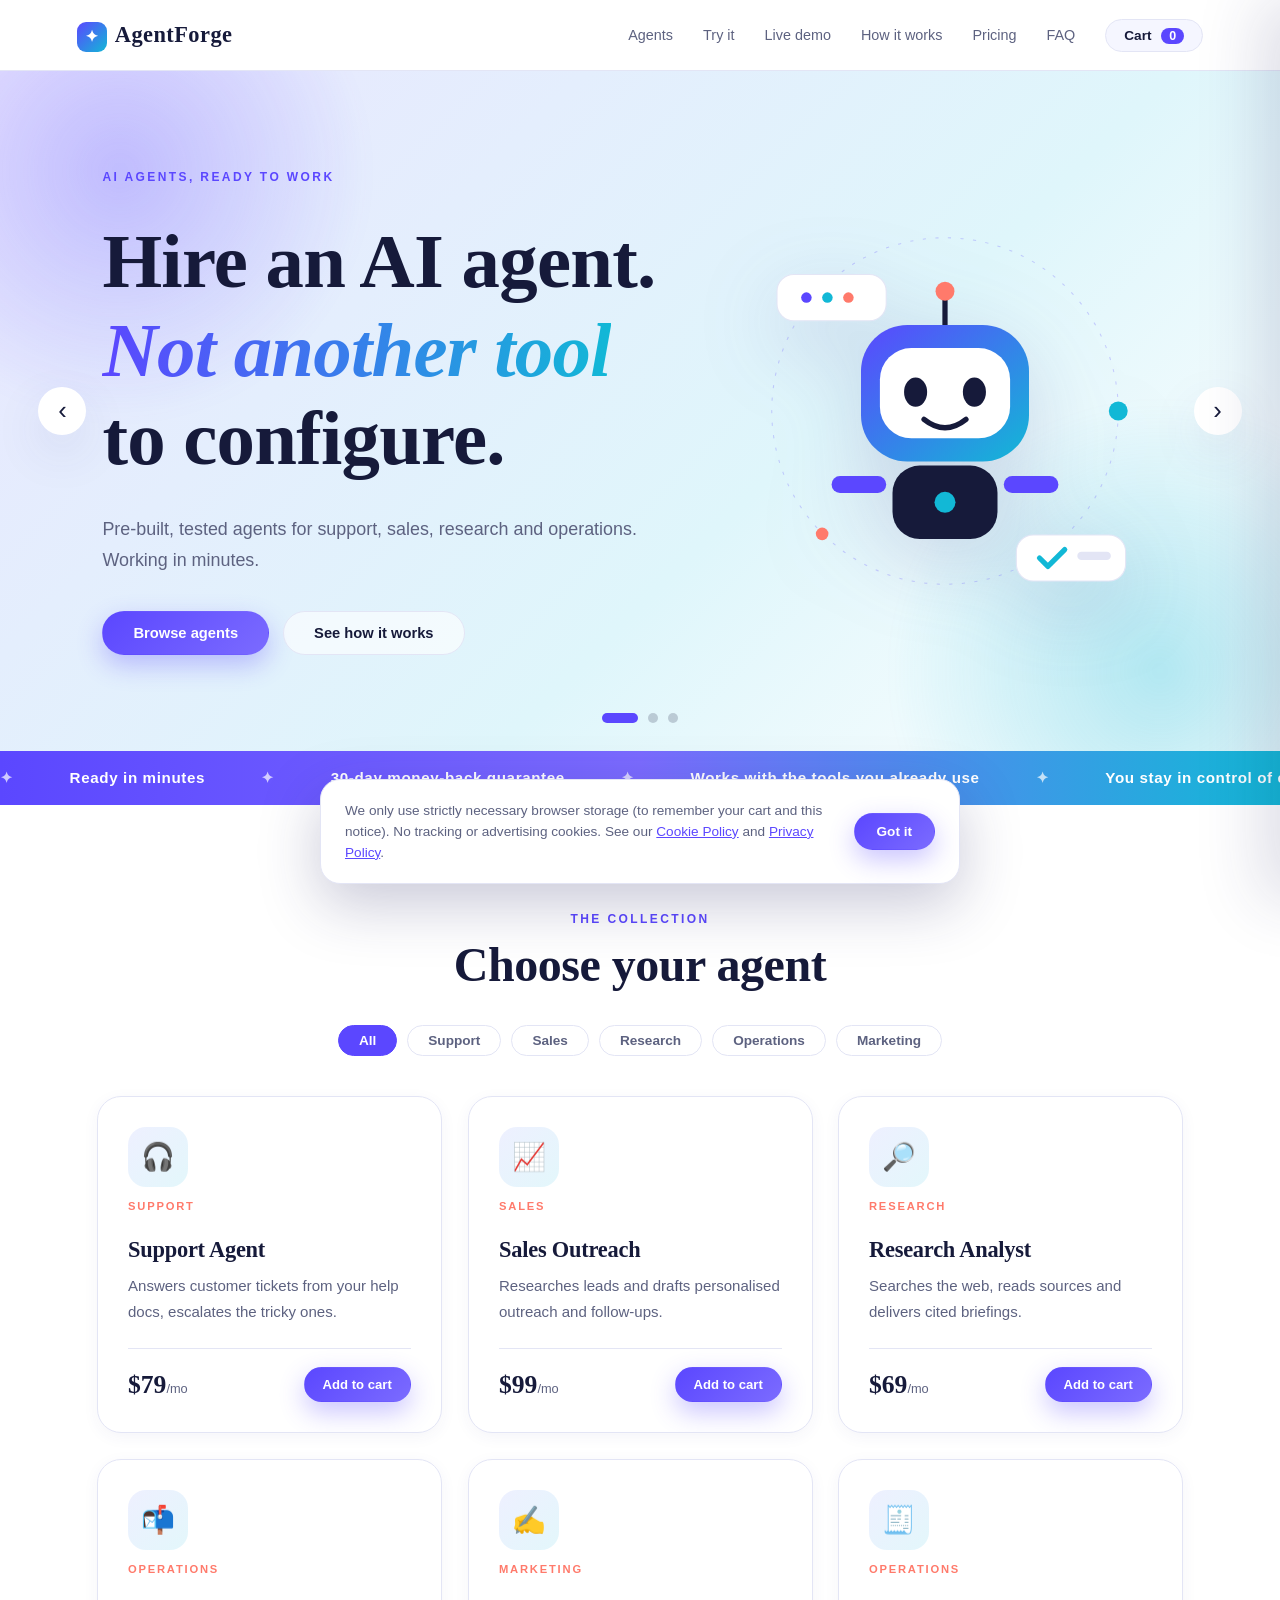
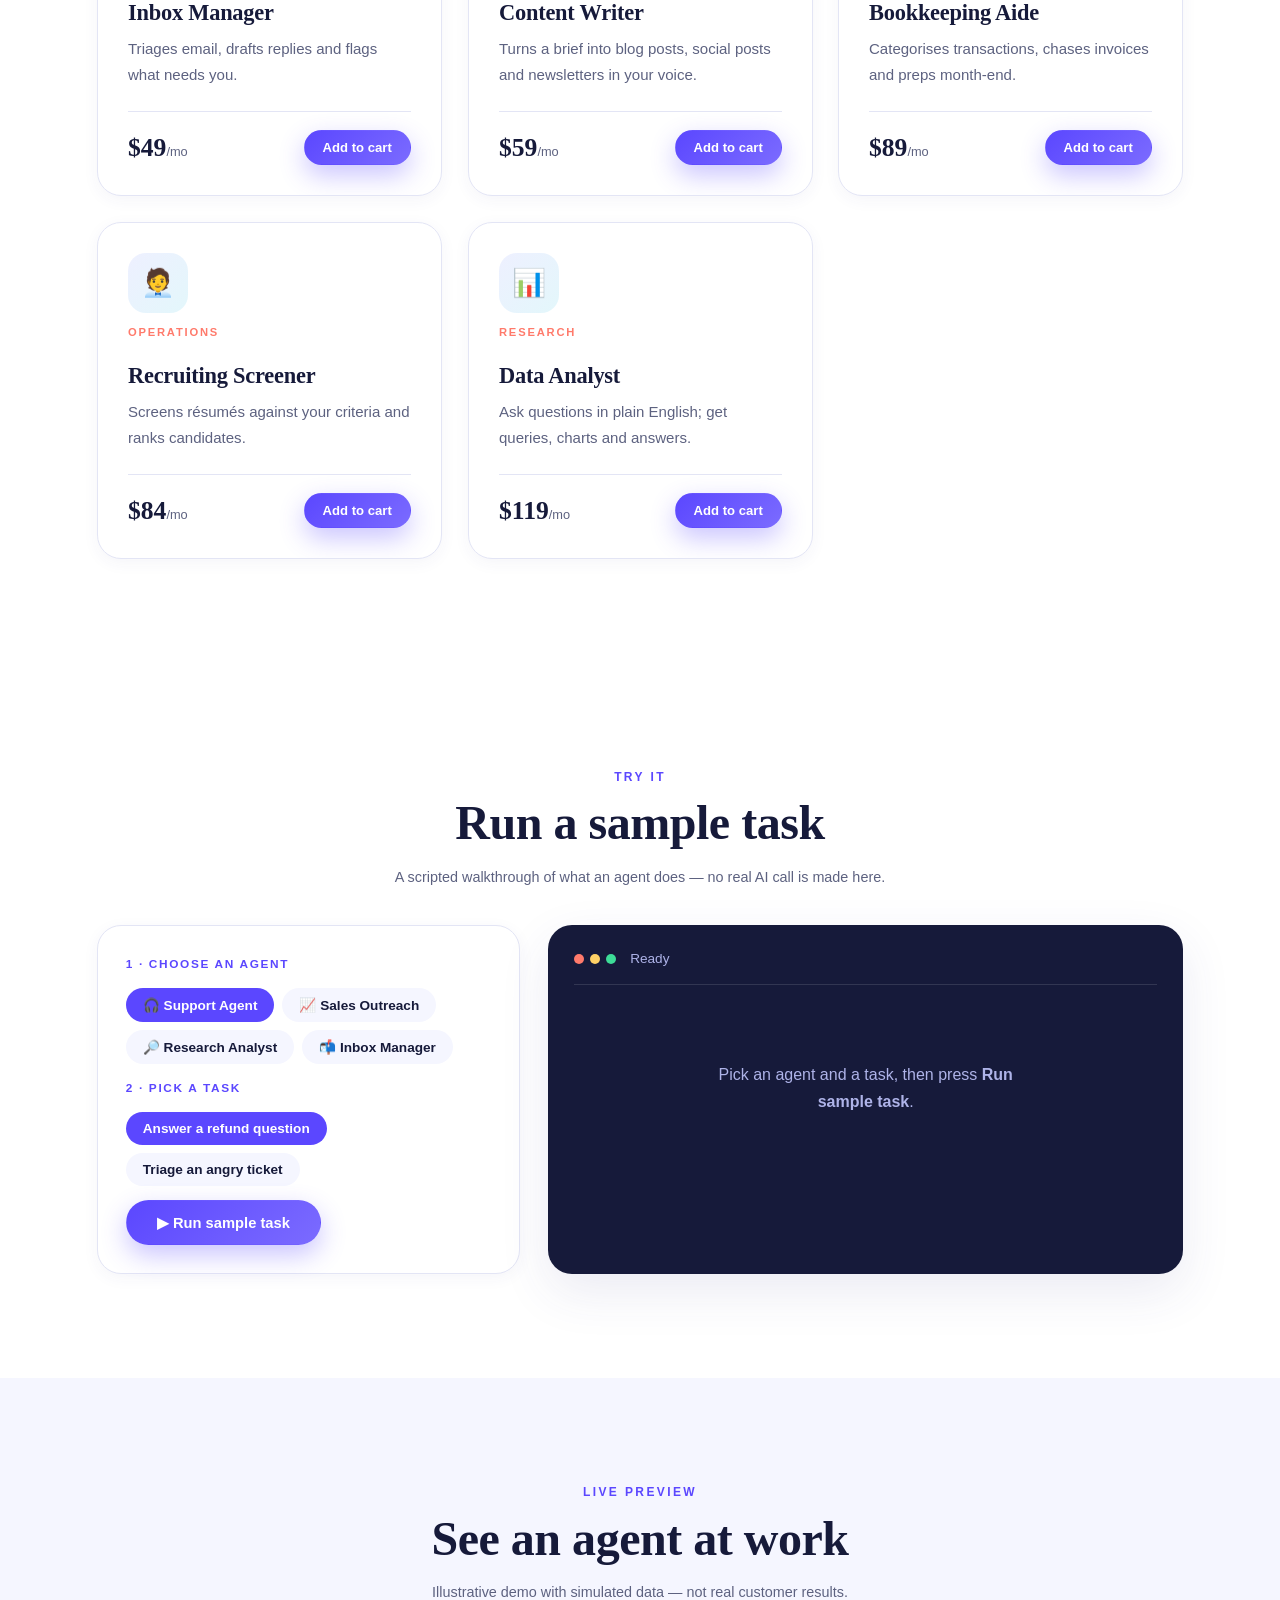
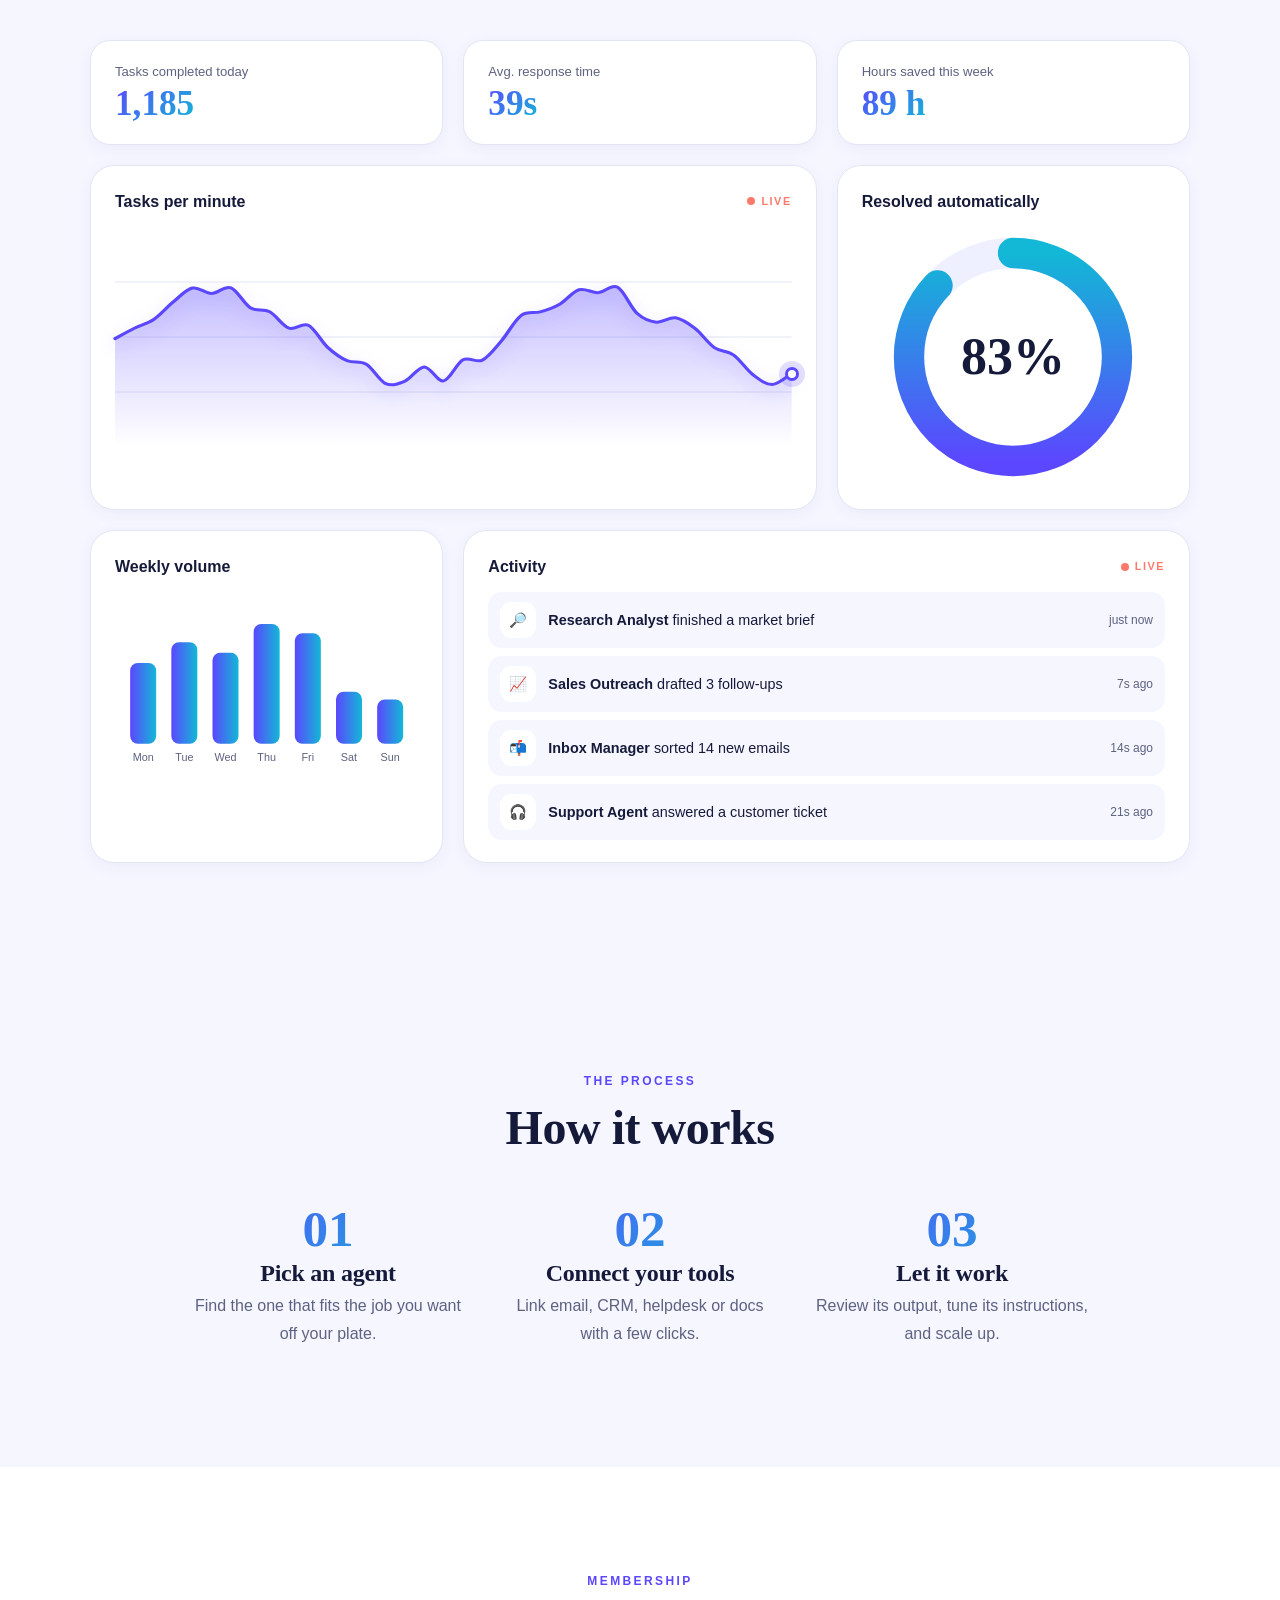
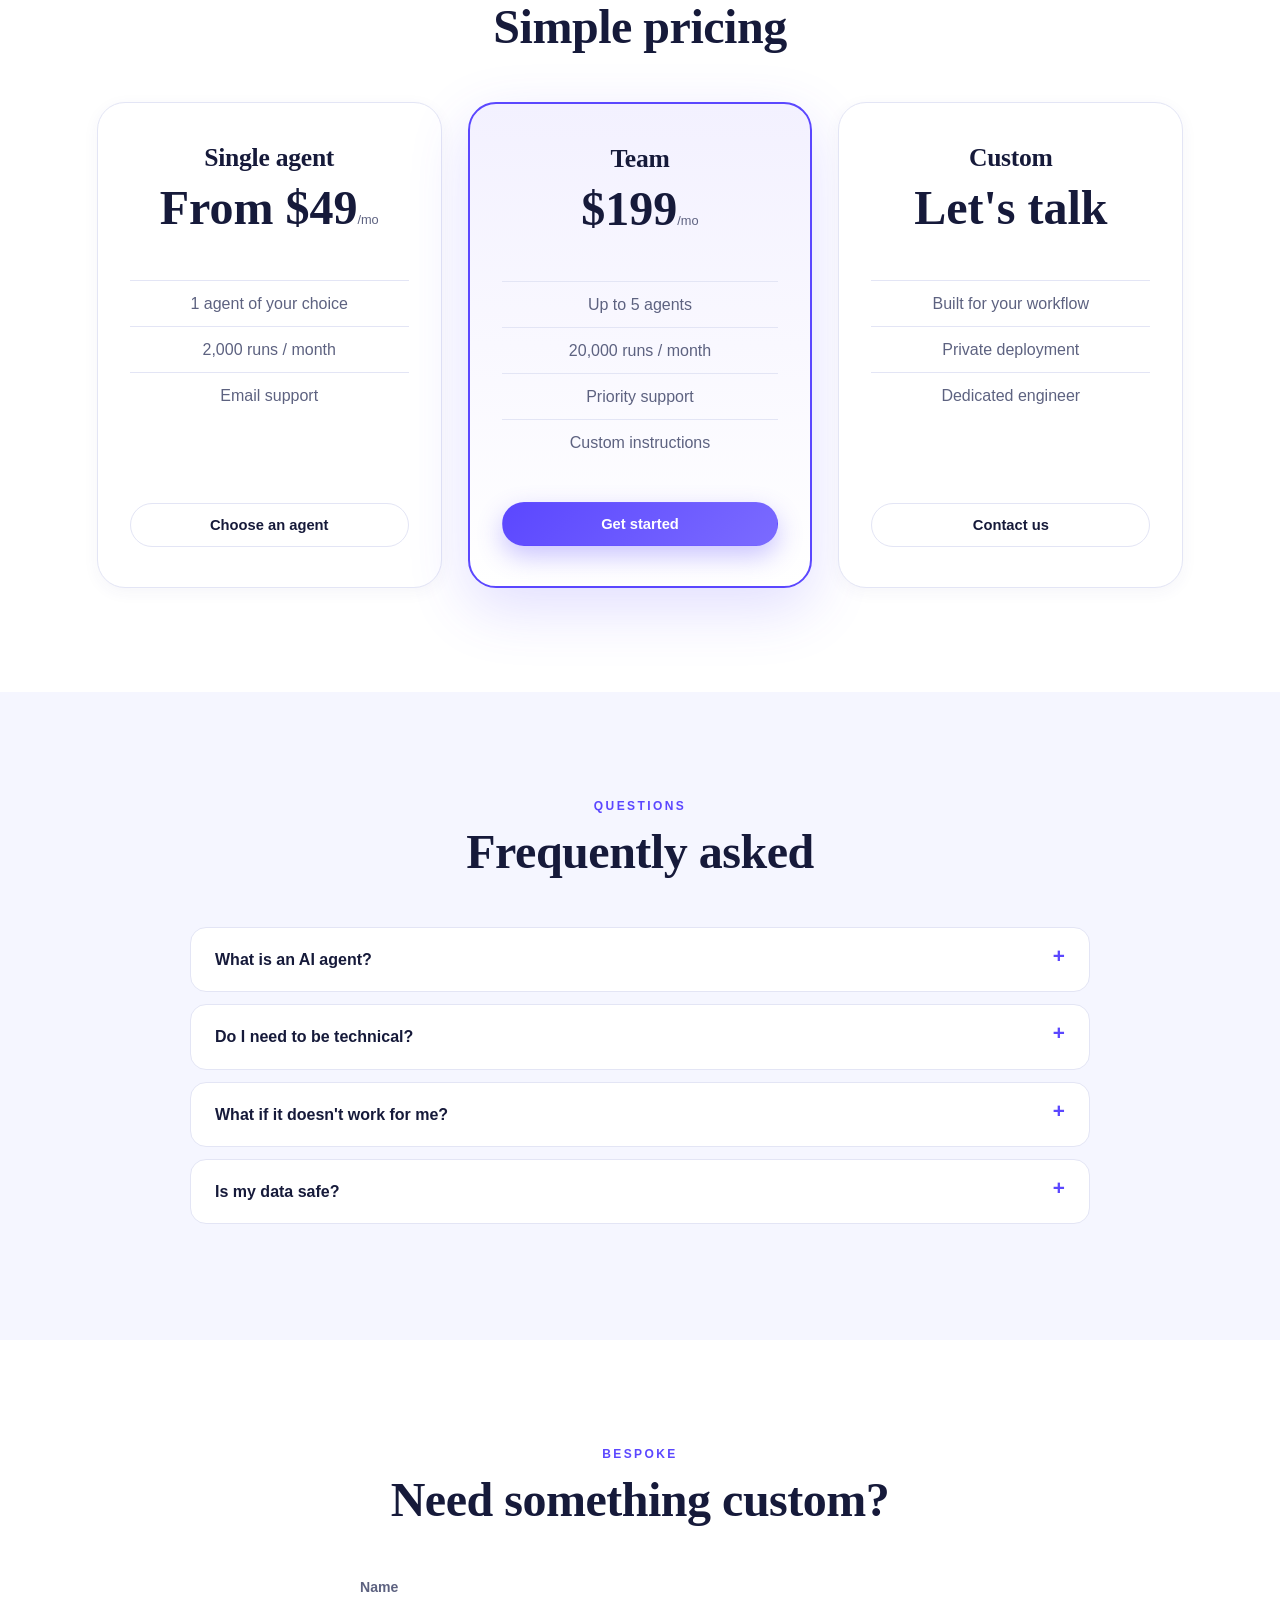
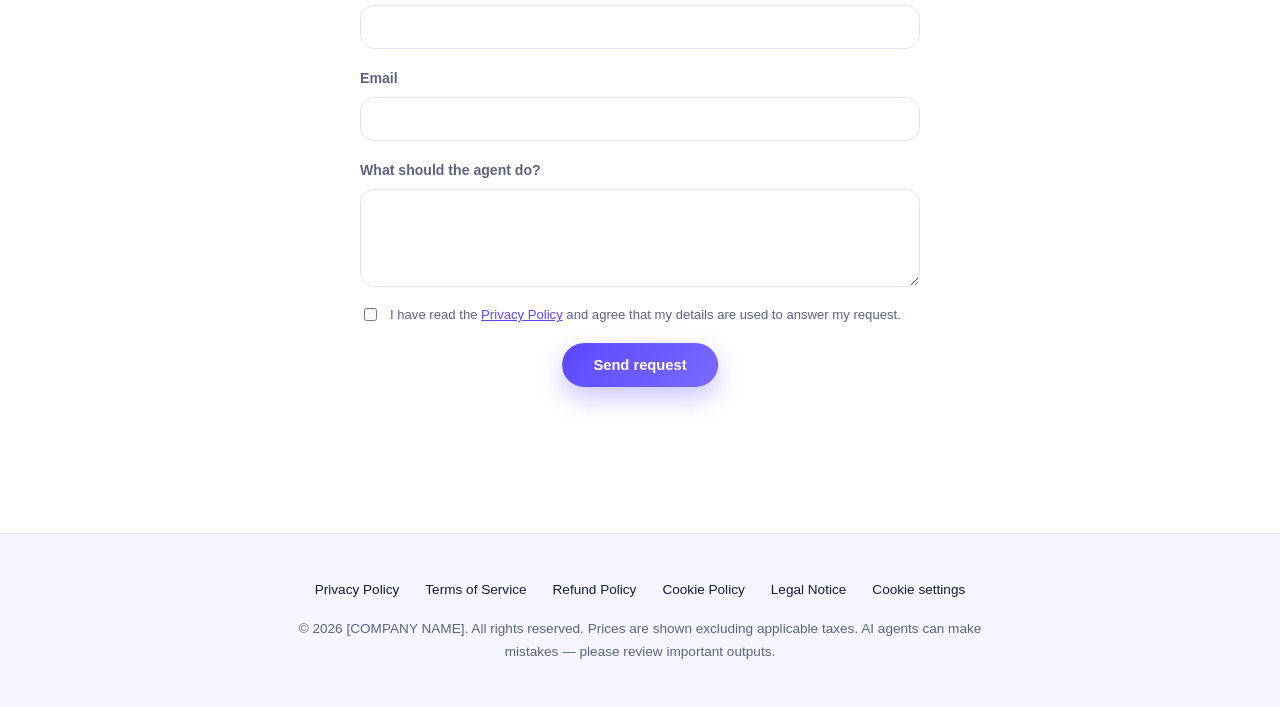
<file: index.html>
<!doctype html>
<html lang="en">
<head>
  <meta charset="utf-8">
  <meta name="viewport" content="width=device-width, initial-scale=1">
  <title>AgentForge — Ready-to-deploy AI agents</title>
  <meta name="description" content="Buy production-ready AI agents for support, sales, research and operations. Deploy in minutes.">
  <link rel="stylesheet" href="styles.css">
</head>
<body>
  <header class="nav">
    <a class="logo" href="#top"><span class="mark">✦</span>AgentForge</a>
    <nav>
      <a href="#agents">Agents</a>
      <a href="#try">Try it</a>
      <a href="#live">Live demo</a>
      <a href="#how">How it works</a>
      <a href="#pricing">Pricing</a>
      <a href="#faq">FAQ</a>
      <button class="cart-btn" id="cartBtn" aria-label="Open cart">Cart <span id="cartCount">0</span></button>
    </nav>
  </header>

  <main id="top">
    <section class="slider" id="slider" aria-roledescription="carousel" aria-label="Featured">
      <div class="slides">
        <div class="slide s1 active">
          <div class="blob b1"></div><div class="blob b2"></div>
          <div class="slide-inner"><div class="copy">
            <p class="eyebrow">AI agents, ready to work</p>
            <h1>Hire an AI agent.<br><em>Not another tool</em> to configure.</h1>
            <p class="lead">Pre-built, tested agents for support, sales, research and operations. Working in minutes.</p>
            <div class="cta"><a class="btn primary" href="#agents">Browse agents</a><a class="btn ghost" href="#how">See how it works</a></div>
          </div>
          <div class="art-wrap"><svg class="art" viewBox="0 0 400 400" role="img" aria-label="Friendly AI agent floating with chat bubbles">
            <defs><linearGradient id="g1" x1="0" y1="0" x2="1" y2="1"><stop offset="0" stop-color="#5b47ff"/><stop offset="1" stop-color="#12b8d6"/></linearGradient></defs>
            <g class="orbit"><circle cx="200" cy="200" r="165" fill="none" stroke="#5b47ff" stroke-opacity=".25" stroke-dasharray="3 9"/><circle cx="365" cy="200" r="9" fill="#12b8d6"/><circle cx="83" cy="317" r="6" fill="#ff7a6b"/></g>
            <g class="bob">
              <line x1="200" y1="92" x2="200" y2="118" stroke="#161a3a" stroke-width="5" stroke-linecap="round"/>
              <circle class="pulse" cx="200" cy="86" r="9" fill="#ff7a6b"/>
              <rect x="120" y="118" width="160" height="130" rx="44" fill="url(#g1)"/>
              <rect x="138" y="140" width="124" height="86" rx="30" fill="#fff"/>
              <g class="eyes"><ellipse cx="172" cy="182" rx="11" ry="14" fill="#161a3a"/><ellipse cx="228" cy="182" rx="11" ry="14" fill="#161a3a"/></g>
              <path d="M180 208 Q200 224 220 208" fill="none" stroke="#161a3a" stroke-width="5" stroke-linecap="round"/>
              <rect x="150" y="252" width="100" height="70" rx="26" fill="#161a3a"/>
              <circle cx="200" cy="287" r="10" fill="#12b8d6" class="pulse"/>
              <g class="wave"><rect x="256" y="262" width="52" height="16" rx="8" fill="#5b47ff"/></g>
              <rect x="92" y="262" width="52" height="16" rx="8" fill="#5b47ff"/>
            </g>
            <g class="bubble b-a"><rect x="40" y="70" width="104" height="44" rx="16" fill="#fff" stroke="#e3e5f5"/><circle cx="68" cy="92" r="5" fill="#5b47ff"/><circle cx="88" cy="92" r="5" fill="#12b8d6"/><circle cx="108" cy="92" r="5" fill="#ff7a6b"/></g>
            <g class="bubble b-b"><rect x="268" y="318" width="104" height="44" rx="16" fill="#fff" stroke="#e3e5f5"/><path d="M290 340 l8 8 l16 -16" fill="none" stroke="#12b8d6" stroke-width="5" stroke-linecap="round" stroke-linejoin="round"/><rect x="326" y="334" width="32" height="8" rx="4" fill="#e3e5f5"/></g>
          </svg></div></div>
        </div>
        <div class="slide s2">
          <div class="blob b1"></div><div class="blob b2"></div>
          <div class="slide-inner"><div class="copy">
            <p class="eyebrow">Gentle on your time</p>
            <h1>Let the busywork<br><em>grow quietly</em> in the background.</h1>
            <p class="lead">Inbox triage, bookkeeping, outreach and research — handled while you focus on the work you love.</p>
            <div class="cta"><a class="btn primary" href="#pricing">View pricing</a></div>
          </div>
          <div class="art-wrap"><svg class="art" viewBox="0 0 400 400" role="img" aria-label="Inbox items being sorted and checked off">
            <rect x="60" y="60" width="280" height="280" rx="32" fill="#fff" stroke="#f1d9d2" stroke-width="2"/>
            <g class="rows">
              <g class="row r1"><rect x="90" y="96" width="220" height="50" rx="14" fill="#fff3ee"/><circle cx="118" cy="121" r="12" fill="#ff7a6b"/><rect x="142" y="108" width="110" height="9" rx="4.5" fill="#e8c9c0"/><rect x="142" y="125" width="70" height="8" rx="4" fill="#f0d8d1"/><path class="tick" d="M280 120 l8 8 l16 -16" fill="none" stroke="#12b8d6" stroke-width="5" stroke-linecap="round" stroke-linejoin="round"/></g>
              <g class="row r2"><rect x="90" y="160" width="220" height="50" rx="14" fill="#f1efff"/><circle cx="118" cy="185" r="12" fill="#5b47ff"/><rect x="142" y="172" width="120" height="9" rx="4.5" fill="#cfc9f6"/><rect x="142" y="189" width="80" height="8" rx="4" fill="#ded9fa"/><path class="tick" d="M280 184 l8 8 l16 -16" fill="none" stroke="#12b8d6" stroke-width="5" stroke-linecap="round" stroke-linejoin="round"/></g>
              <g class="row r3"><rect x="90" y="224" width="220" height="50" rx="14" fill="#e6f8fc"/><circle cx="118" cy="249" r="12" fill="#12b8d6"/><rect x="142" y="236" width="100" height="9" rx="4.5" fill="#b9e6ef"/><rect x="142" y="253" width="60" height="8" rx="4" fill="#cdeff5"/><path class="tick" d="M280 248 l8 8 l16 -16" fill="none" stroke="#12b8d6" stroke-width="5" stroke-linecap="round" stroke-linejoin="round"/></g>
            </g>
            <g class="fly f1"><rect x="0" y="0" width="44" height="30" rx="6" fill="#fff" stroke="#ff7a6b" stroke-width="2.5"/><path d="M2 3 L22 18 L42 3" fill="none" stroke="#ff7a6b" stroke-width="2.5"/></g>
            <g class="fly f2"><rect x="0" y="0" width="44" height="30" rx="6" fill="#fff" stroke="#5b47ff" stroke-width="2.5"/><path d="M2 3 L22 18 L42 3" fill="none" stroke="#5b47ff" stroke-width="2.5"/></g>
            <circle class="pulse" cx="318" cy="76" r="14" fill="#ff7a6b"/><text x="318" y="82" text-anchor="middle" font-size="16" font-weight="700" fill="#fff" font-family="sans-serif">3</text>
          </svg></div></div>
        </div>
        <div class="slide s3">
          <div class="blob b1"></div><div class="blob b2"></div>
          <div class="slide-inner"><div class="copy">
            <p class="eyebrow">Made for you</p>
            <h1>Need something<br><em>one of a kind?</em></h1>
            <p class="lead">We'll shape a custom agent around your workflow, your tools and your voice.</p>
            <div class="cta"><a class="btn primary" href="#contact">Request a custom agent</a></div>
          </div>
          <div class="art-wrap"><svg class="art" viewBox="0 0 400 400" role="img" aria-label="Gears turning while a custom agent is built">
            <g class="gear spin" style="transform-origin:150px 220px"><circle cx="150" cy="220" r="78" fill="#5b47ff"/><circle cx="150" cy="220" r="34" fill="#fff"/><g fill="#5b47ff"><rect x="136" y="124" width="28" height="30" rx="6"/><rect x="136" y="286" width="28" height="30" rx="6"/><rect x="54" y="206" width="30" height="28" rx="6"/><rect x="216" y="206" width="30" height="28" rx="6"/><rect x="136" y="124" width="28" height="30" rx="6" transform="rotate(45 150 220)"/><rect x="136" y="286" width="28" height="30" rx="6" transform="rotate(45 150 220)"/><rect x="54" y="206" width="30" height="28" rx="6" transform="rotate(45 150 220)"/><rect x="216" y="206" width="30" height="28" rx="6" transform="rotate(45 150 220)"/></g></g>
            <g class="gear spin-r" style="transform-origin:272px 130px"><circle cx="272" cy="130" r="52" fill="#12b8d6"/><circle cx="272" cy="130" r="22" fill="#fff"/><g fill="#12b8d6"><rect x="262" y="66" width="20" height="22" rx="5"/><rect x="262" y="172" width="20" height="22" rx="5"/><rect x="208" y="120" width="22" height="20" rx="5"/><rect x="314" y="120" width="22" height="20" rx="5"/></g></g>
            <g class="twinkle t1"><path d="M330 250 l6 18 l18 6 l-18 6 l-6 18 l-6 -18 l-18 -6 l18 -6z" fill="#ff7a6b"/></g>
            <g class="twinkle t2"><path d="M70 90 l4 12 l12 4 l-12 4 l-4 12 l-4 -12 l-12 -4 l12 -4z" fill="#5b47ff"/></g>
            <g class="twinkle t3"><path d="M300 330 l3 9 l9 3 l-9 3 l-3 9 l-3 -9 l-9 -3 l9 -3z" fill="#12b8d6"/></g>
          </svg></div></div>
        </div>
      </div>
      <button class="arrow prev" aria-label="Previous slide">‹</button>
      <button class="arrow next" aria-label="Next slide">›</button>
      <div class="dots" id="dots"></div>
    </section>

    <div class="marquee reveal" aria-label="Highlights"><div class="track"><span>Ready in minutes</span><span>30-day money-back guarantee</span><span>Works with the tools you already use</span><span>You stay in control of every action</span><span>Cancel anytime</span><span>Custom agents on request</span><span>Ready in minutes</span><span>30-day money-back guarantee</span><span>Works with the tools you already use</span><span>You stay in control of every action</span><span>Cancel anytime</span><span>Custom agents on request</span></div></div>

    <section id="agents" class="section reveal">
      <p class="kicker">The Collection</p><h2>Choose your agent</h2>
      <div class="filters" id="filters"></div>
      <div class="grid" id="grid"></div>
    </section>

    <section id="try" class="section reveal">
      <p class="kicker">Try it</p>
      <h2>Run a sample task</h2>
      <p class="demo-note">A scripted walkthrough of what an agent does — no real AI call is made here.</p>
      <div class="try">
        <div class="try-controls">
          <p class="lbl">1 · Choose an agent</p>
          <div class="tabs" id="tryAgents" role="tablist"></div>
          <p class="lbl">2 · Pick a task</p>
          <div class="tasks" id="tryTasks"></div>
          <button class="btn primary" id="tryRun">▶ Run sample task</button>
        </div>
        <div class="run" id="tryOut" aria-live="polite">
          <div class="run-head"><span class="dots3"><i></i><i></i><i></i></span><span id="runTitle">Ready</span></div>
          <ol class="steps-run" id="runSteps"></ol>
          <div class="result" id="runResult"></div>
          <p class="idle" id="runIdle">Pick an agent and a task, then press <strong>Run sample task</strong>.</p>
        </div>
      </div>
    </section>

    <section id="live" class="section alt reveal">
      <p class="kicker">Live preview</p>
      <h2>See an agent at work</h2>
      <p class="demo-note">Illustrative demo with simulated data — not real customer results.</p>
      <div class="dash" id="dash">
        <div class="kpis">
          <div class="kpi"><small>Tasks completed today</small><strong data-count="1284">0</strong></div>
          <div class="kpi"><small>Avg. response time</small><strong data-count="42" data-suffix="s">0</strong></div>
          <div class="kpi"><small>Hours saved this week</small><strong data-count="96" data-suffix=" h">0</strong></div>
        </div>
        <div class="panel wide">
          <div class="panel-head"><span>Tasks per minute</span><span class="live-dot">LIVE</span></div>
          <div class="chart"><svg id="lineChart" viewBox="0 0 600 220" preserveAspectRatio="none" role="img" aria-label="Live line chart of tasks per minute (simulated)">
            <defs><linearGradient id="area" x1="0" y1="0" x2="0" y2="1"><stop offset="0" stop-color="#5b47ff" stop-opacity=".35"/><stop offset="1" stop-color="#5b47ff" stop-opacity="0"/></linearGradient></defs>
            <g class="gridlines" stroke="#e3e5f5"><line x1="0" y1="55" x2="600" y2="55"/><line x1="0" y1="110" x2="600" y2="110"/><line x1="0" y1="165" x2="600" y2="165"/></g>
            <path id="lcArea" fill="url(#area)"/><path id="lcLine" fill="none" stroke="#5b47ff" stroke-width="3" stroke-linejoin="round" stroke-linecap="round"/>
          </svg>
          <span class="pt" id="lcDot"></span></div>
        </div>
        <div class="panel">
          <div class="panel-head"><span>Resolved automatically</span></div>
          <svg viewBox="0 0 120 120" class="donut" role="img" aria-label="Donut chart, 87 percent (simulated)">
            <circle cx="60" cy="60" r="48" fill="none" stroke="#eef0ff" stroke-width="14"/>
            <circle id="donutArc" cx="60" cy="60" r="48" fill="none" stroke="url(#dg)" stroke-width="14" stroke-linecap="round" stroke-dasharray="0 302" transform="rotate(-90 60 60)"/>
            <defs><linearGradient id="dg"><stop offset="0" stop-color="#5b47ff"/><stop offset="1" stop-color="#12b8d6"/></linearGradient></defs>
            <text x="60" y="68" text-anchor="middle" font-size="24" font-weight="700" fill="#161a3a" font-family="Georgia,serif" id="donutText">0%</text>
          </svg>
        </div>
        <div class="panel">
          <div class="panel-head"><span>Weekly volume</span></div>
          <svg id="bars" viewBox="0 0 280 160" class="bars" role="img" aria-label="Bar chart of weekly volume (simulated)"></svg>
        </div>
        <div class="panel wide">
          <div class="panel-head"><span>Activity</span><span class="live-dot">LIVE</span></div>
          <ul class="feed" id="feed" aria-live="off"></ul>
        </div>
      </div>
    </section>

    <section id="how" class="section alt reveal">
      <p class="kicker">The Process</p><h2>How it works</h2>
      <ol class="steps">
        <li><span>01</span><h3>Pick an agent</h3><p>Find the one that fits the job you want off your plate.</p></li>
        <li><span>02</span><h3>Connect your tools</h3><p>Link email, CRM, helpdesk or docs with a few clicks.</p></li>
        <li><span>03</span><h3>Let it work</h3><p>Review its output, tune its instructions, and scale up.</p></li>
      </ol>
    </section>

    <section id="pricing" class="section reveal">
      <p class="kicker">Membership</p><h2>Simple pricing</h2>
      <div class="plans">
        <article class="plan"><h3>Single agent</h3><p class="price">From $49<small>/mo</small></p>
          <ul><li>1 agent of your choice</li><li>2,000 runs / month</li><li>Email support</li></ul>
          <a class="btn" href="#agents">Choose an agent</a></article>
        <article class="plan featured"><h3>Team</h3><p class="price">$199<small>/mo</small></p>
          <ul><li>Up to 5 agents</li><li>20,000 runs / month</li><li>Priority support</li><li>Custom instructions</li></ul>
          <a class="btn primary" href="#contact">Get started</a></article>
        <article class="plan"><h3>Custom</h3><p class="price">Let's talk</p>
          <ul><li>Built for your workflow</li><li>Private deployment</li><li>Dedicated engineer</li></ul>
          <a class="btn" href="#contact">Contact us</a></article>
      </div>
    </section>

    <section id="faq" class="section alt reveal">
      <p class="kicker">Questions</p><h2>Frequently asked</h2>
      <details><summary>What is an AI agent?</summary><p>Software that uses a language model to complete multi-step tasks on its own — reading a ticket, looking up an order, drafting and sending a reply — rather than just answering a single prompt.</p></details>
      <details><summary>Do I need to be technical?</summary><p>No. Setup is a guided form. For anything unusual, we'll help.</p></details>
      <details><summary>What if it doesn't work for me?</summary><p>Every purchase has a 30-day money-back guarantee.</p></details>
      <details><summary>Is my data safe?</summary><p>We process your data only to provide the service. See our <a href="privacy.html">Privacy Policy</a> for details.</p></details>
    </section>

    <section id="contact" class="section reveal">
      <p class="kicker">Bespoke</p><h2>Need something custom?</h2>
      <form id="contactForm" class="form" action="https://formspree.io/f/YOUR_FORM_ID" method="POST">
        <label>Name <input name="name" required></label>
        <label>Email <input type="email" name="email" required></label>
        <label>What should the agent do? <textarea name="message" rows="4" required></textarea></label>
        <label class="check"><input type="checkbox" name="consent" required> <span>I have read the <a href="privacy.html">Privacy Policy</a> and agree that my details are used to answer my request.</span></label>
        <button class="btn primary" type="submit">Send request</button>
        <p class="note" id="formNote" role="status"></p>
      </form>
    </section>
  </main>

  <footer class="footer">
    <nav aria-label="Legal"><a href="privacy.html">Privacy Policy</a><a href="terms.html">Terms of Service</a><a href="refunds.html">Refund Policy</a><a href="cookies.html">Cookie Policy</a><a href="imprint.html">Legal Notice</a><a href="#" id="cookieSettings">Cookie settings</a></nav>
    <p>© <span id="year"></span> [COMPANY NAME]. All rights reserved. Prices are shown excluding applicable taxes. AI agents can make mistakes — please review important outputs.</p>
  </footer>

  <aside class="drawer" id="drawer" aria-hidden="true" aria-label="Shopping cart">
    <div class="drawer-head">
      <div><p class="kicker left">Your selection</p><h3>Cart <span class="count" id="cartHeadCount">0</span></h3></div>
      <button id="closeCart" aria-label="Close cart">✕</button>
    </div>
    <ul id="cartItems" class="cart-list"></ul>
    <div class="empty" id="cartEmpty">
      <div class="empty-icon">✦</div>
      <p>Your cart is empty</p>
      <small>Explore the collection and add an agent to begin.</small>
      <a class="btn" href="#agents" id="browseBtn">Browse agents</a>
    </div>
    <div class="drawer-foot" id="cartFoot">
      <div class="row"><span>Subtotal</span><span id="cartSub">$0</span></div>
      <div class="row muted"><span>Setup fee</span><span>Free</span></div>
      <div class="row muted"><span>Taxes (VAT/sales tax)</span><span>Calculated at checkout</span></div>
      <div class="row total"><span>Total <small>billed monthly</small></span><strong id="cartTotal">$0</strong></div>
      <label class="check"><input type="checkbox" id="agreeTerms"> <span>I agree to the <a href="terms.html">Terms of Service</a> and have read the <a href="privacy.html">Privacy Policy</a> and <a href="refunds.html">Refund Policy</a>.</span></label>
      <button class="btn primary" id="checkout">Proceed to checkout</button>
      <ul class="trust"><li>🔒 Secure payment</li><li>↩ 30-day guarantee</li><li>✕ Cancel anytime</li></ul>
    </div>
  </aside>
  <div class="scrim" id="scrim"></div>

  <script src="consent.js"></script>
  <script src="app.js"></script>
  <script src="live.js"></script>
  <script src="demo.js"></script>
</body>
</html>
</file>
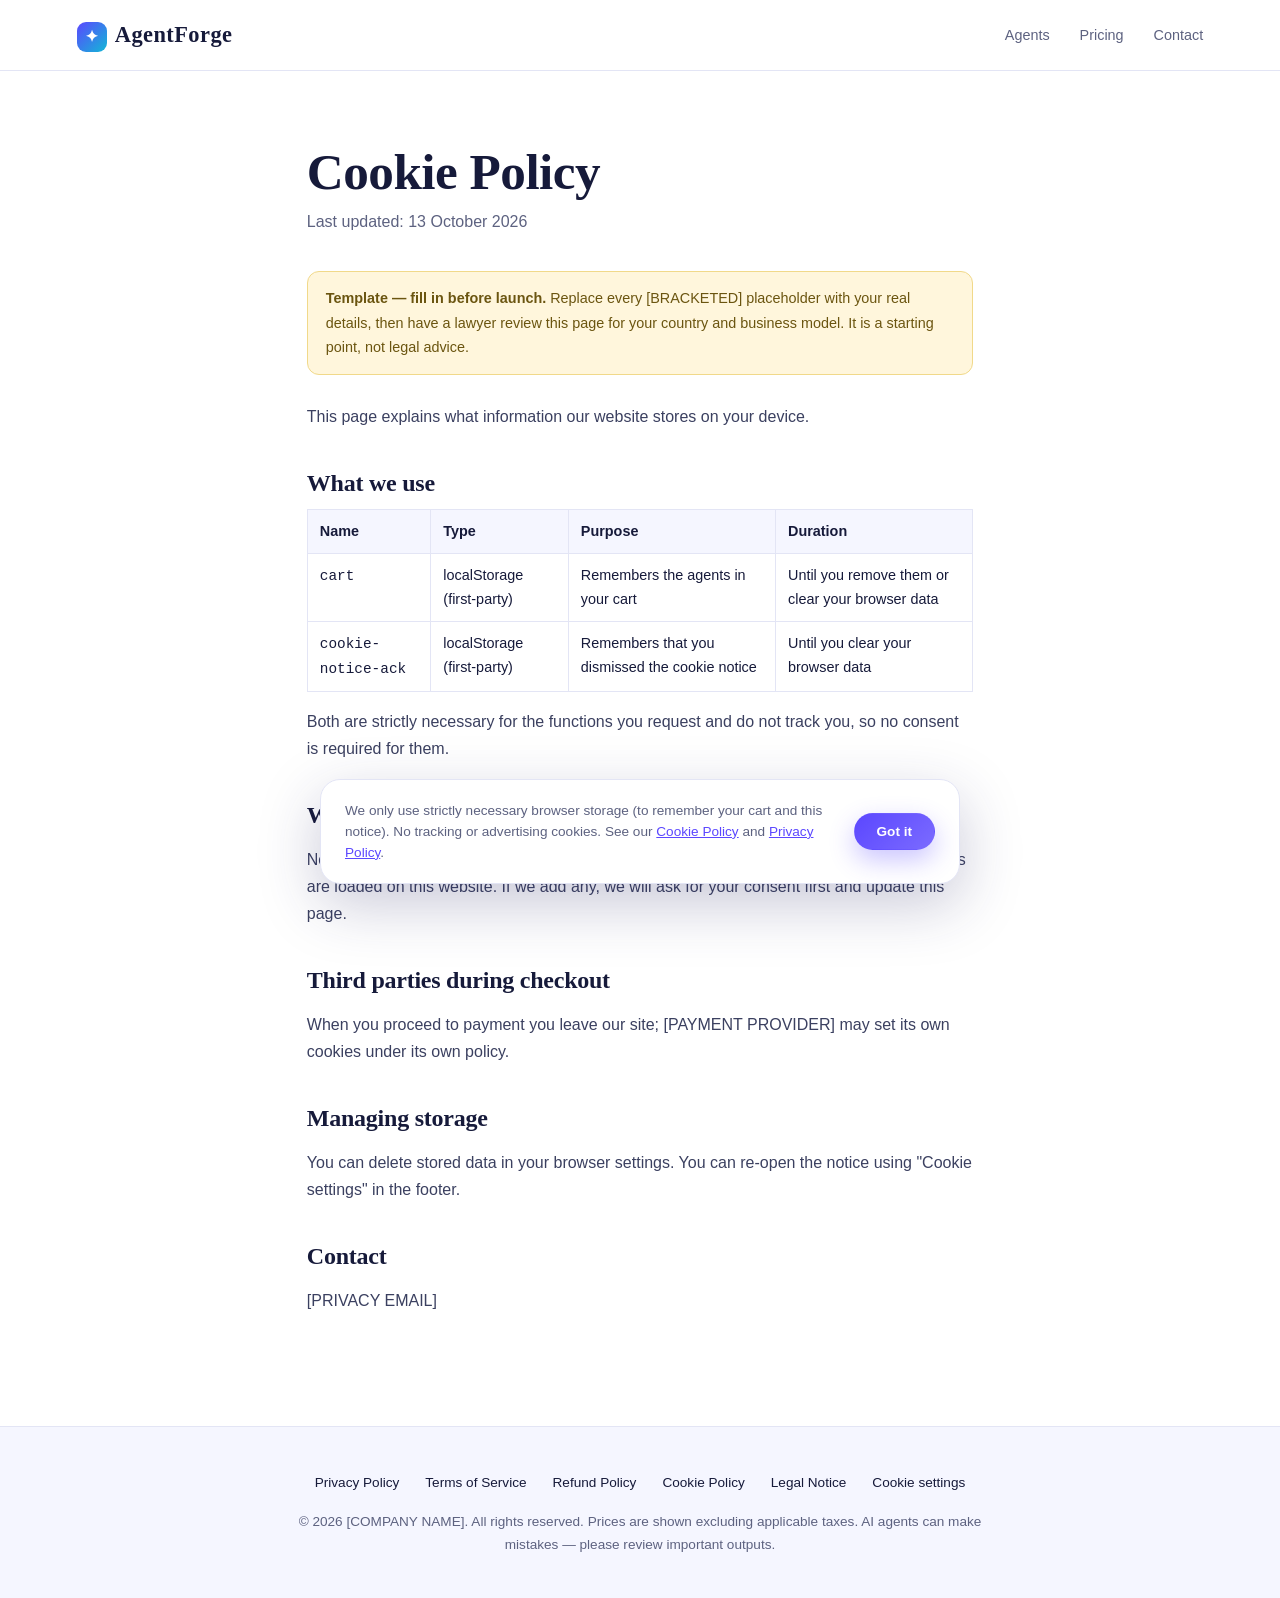
<file: cookies.html>
<!doctype html>
<html lang="en">
<head>
  <meta charset="utf-8">
  <meta name="viewport" content="width=device-width, initial-scale=1">
  <title>Cookie Policy — AgentForge</title>
  <meta name="robots" content="index,follow">
  <link rel="stylesheet" href="styles.css">
</head>
<body>
  <header class="nav"><a class="logo" href="index.html"><span class="mark">✦</span>AgentForge</a><nav><a href="index.html#agents">Agents</a><a href="index.html#pricing">Pricing</a><a href="index.html#contact">Contact</a></nav></header>
  <main class="legal">
    <h1>Cookie Policy</h1>
    <p class="updated">Last updated: 13 October 2026</p>
    <div class="todo"><strong>Template — fill in before launch.</strong> Replace every [BRACKETED] placeholder with your real details, then have a lawyer review this page for your country and business model. It is a starting point, not legal advice.</div>
    
<p>This page explains what information our website stores on your device.</p>
<h2>What we use</h2>
<table>
<tr><th>Name</th><th>Type</th><th>Purpose</th><th>Duration</th></tr>
<tr><td><code>cart</code></td><td>localStorage (first-party)</td><td>Remembers the agents in your cart</td><td>Until you remove them or clear your browser data</td></tr>
<tr><td><code>cookie-notice-ack</code></td><td>localStorage (first-party)</td><td>Remembers that you dismissed the cookie notice</td><td>Until you clear your browser data</td></tr>
</table>
<p>Both are strictly necessary for the functions you request and do not track you, so no consent is required for them.</p>
<h2>What we do not use</h2>
<p>No analytics, advertising or social-media tracking cookies, and no third-party fonts or embeds are loaded on this website. If we add any, we will ask for your consent first and update this page.</p>
<h2>Third parties during checkout</h2>
<p>When you proceed to payment you leave our site; [PAYMENT PROVIDER] may set its own cookies under its own policy.</p>
<h2>Managing storage</h2>
<p>You can delete stored data in your browser settings. You can re-open the notice using "Cookie settings" in the footer.</p>
<h2>Contact</h2>
<p>[PRIVACY EMAIL]</p>

  </main>
  <footer class="footer">
    <nav aria-label="Legal"><a href="privacy.html">Privacy Policy</a><a href="terms.html">Terms of Service</a><a href="refunds.html">Refund Policy</a><a href="cookies.html">Cookie Policy</a><a href="imprint.html">Legal Notice</a><a href="#" id="cookieSettings">Cookie settings</a></nav>
    <p>© <script>document.write(new Date().getFullYear())</script> [COMPANY NAME]. All rights reserved. Prices are shown excluding applicable taxes. AI agents can make mistakes — please review important outputs.</p>
  </footer>
  <script src="consent.js"></script>
</body>
</html>
</file>
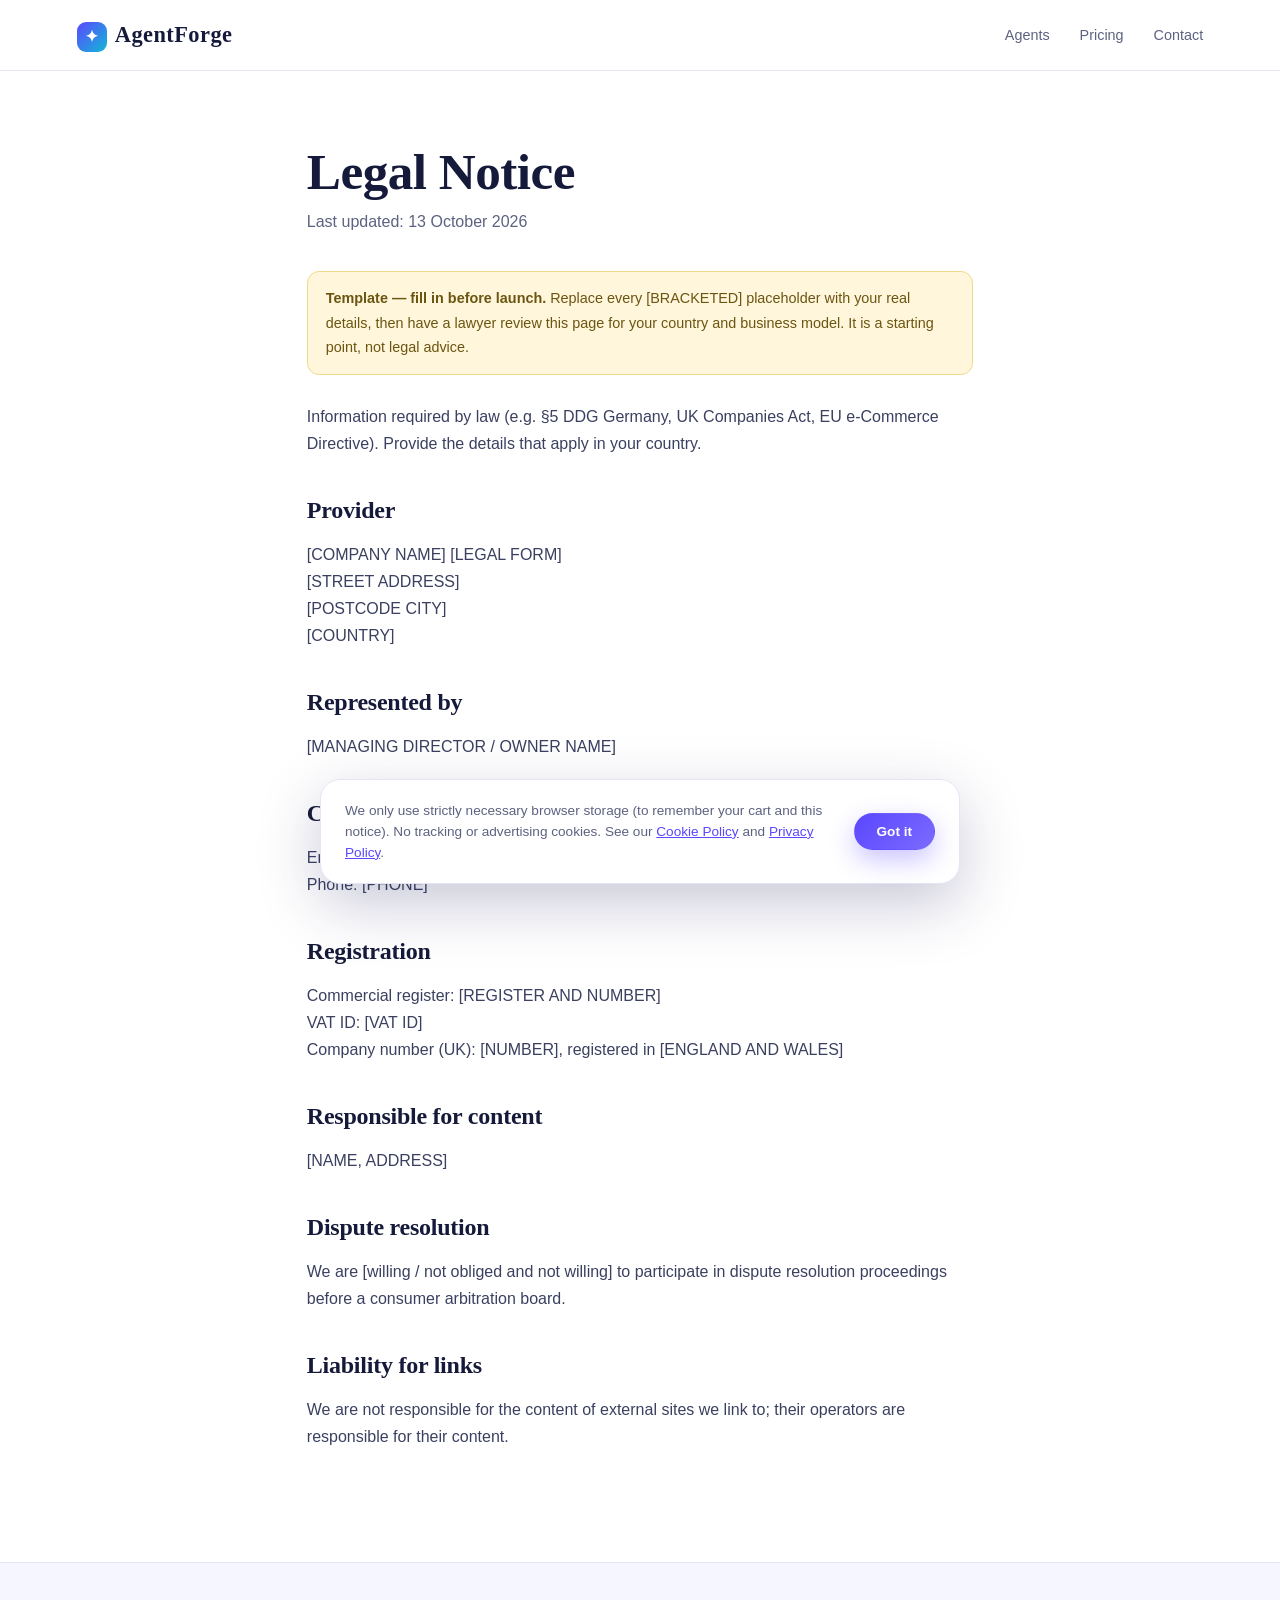
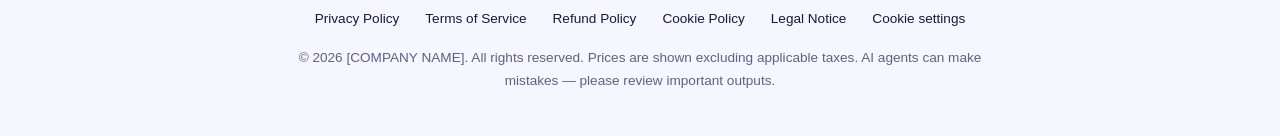
<file: imprint.html>
<!doctype html>
<html lang="en">
<head>
  <meta charset="utf-8">
  <meta name="viewport" content="width=device-width, initial-scale=1">
  <title>Legal Notice — AgentForge</title>
  <meta name="robots" content="index,follow">
  <link rel="stylesheet" href="styles.css">
</head>
<body>
  <header class="nav"><a class="logo" href="index.html"><span class="mark">✦</span>AgentForge</a><nav><a href="index.html#agents">Agents</a><a href="index.html#pricing">Pricing</a><a href="index.html#contact">Contact</a></nav></header>
  <main class="legal">
    <h1>Legal Notice</h1>
    <p class="updated">Last updated: 13 October 2026</p>
    <div class="todo"><strong>Template — fill in before launch.</strong> Replace every [BRACKETED] placeholder with your real details, then have a lawyer review this page for your country and business model. It is a starting point, not legal advice.</div>
    
<p>Information required by law (e.g. §5 DDG Germany, UK Companies Act, EU e-Commerce Directive). Provide the details that apply in your country.</p>
<h2>Provider</h2>
<p>[COMPANY NAME] [LEGAL FORM]<br>[STREET ADDRESS]<br>[POSTCODE CITY]<br>[COUNTRY]</p>
<h2>Represented by</h2>
<p>[MANAGING DIRECTOR / OWNER NAME]</p>
<h2>Contact</h2>
<p>Email: [EMAIL]<br>Phone: [PHONE]</p>
<h2>Registration</h2>
<p>Commercial register: [REGISTER AND NUMBER]<br>VAT ID: [VAT ID]<br>Company number (UK): [NUMBER], registered in [ENGLAND AND WALES]</p>
<h2>Responsible for content</h2>
<p>[NAME, ADDRESS]</p>
<h2>Dispute resolution</h2>
<p>We are [willing / not obliged and not willing] to participate in dispute resolution proceedings before a consumer arbitration board.</p>
<h2>Liability for links</h2>
<p>We are not responsible for the content of external sites we link to; their operators are responsible for their content.</p>

  </main>
  <footer class="footer">
    <nav aria-label="Legal"><a href="privacy.html">Privacy Policy</a><a href="terms.html">Terms of Service</a><a href="refunds.html">Refund Policy</a><a href="cookies.html">Cookie Policy</a><a href="imprint.html">Legal Notice</a><a href="#" id="cookieSettings">Cookie settings</a></nav>
    <p>© <script>document.write(new Date().getFullYear())</script> [COMPANY NAME]. All rights reserved. Prices are shown excluding applicable taxes. AI agents can make mistakes — please review important outputs.</p>
  </footer>
  <script src="consent.js"></script>
</body>
</html>
</file>
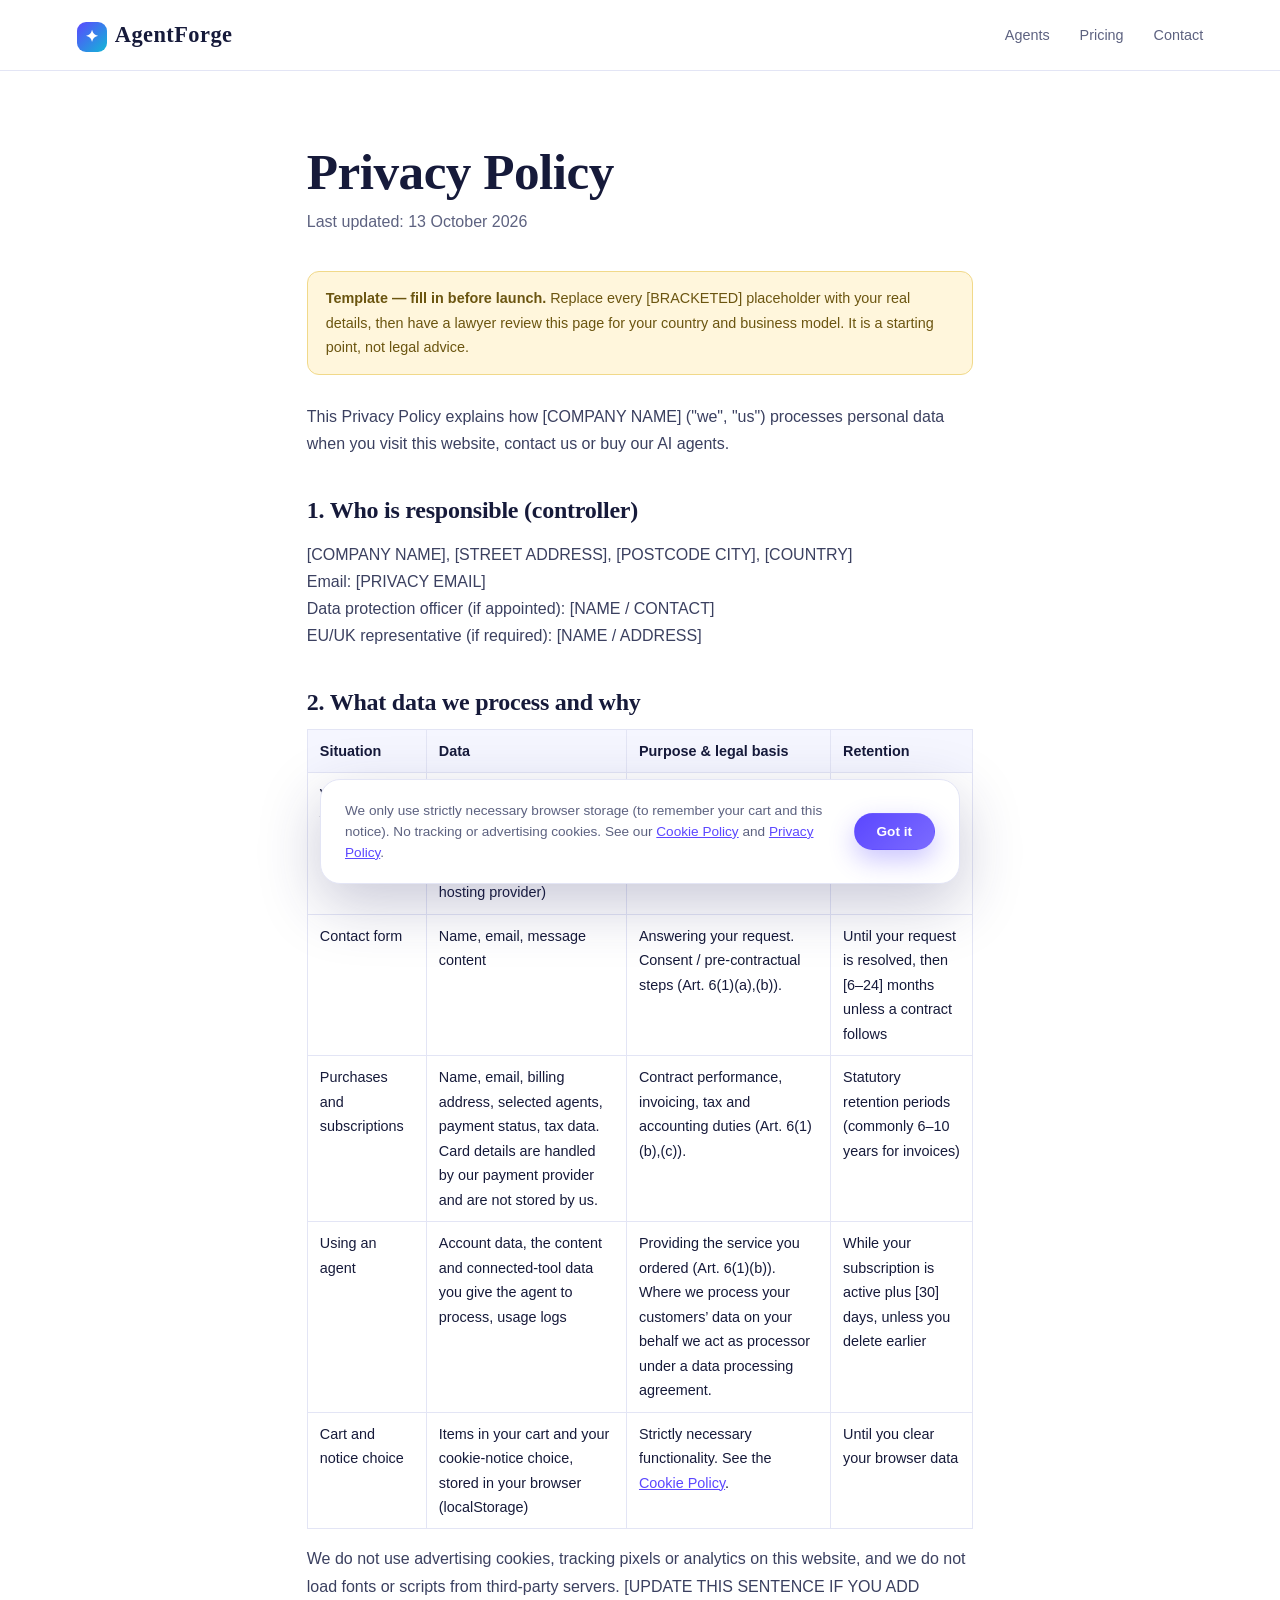
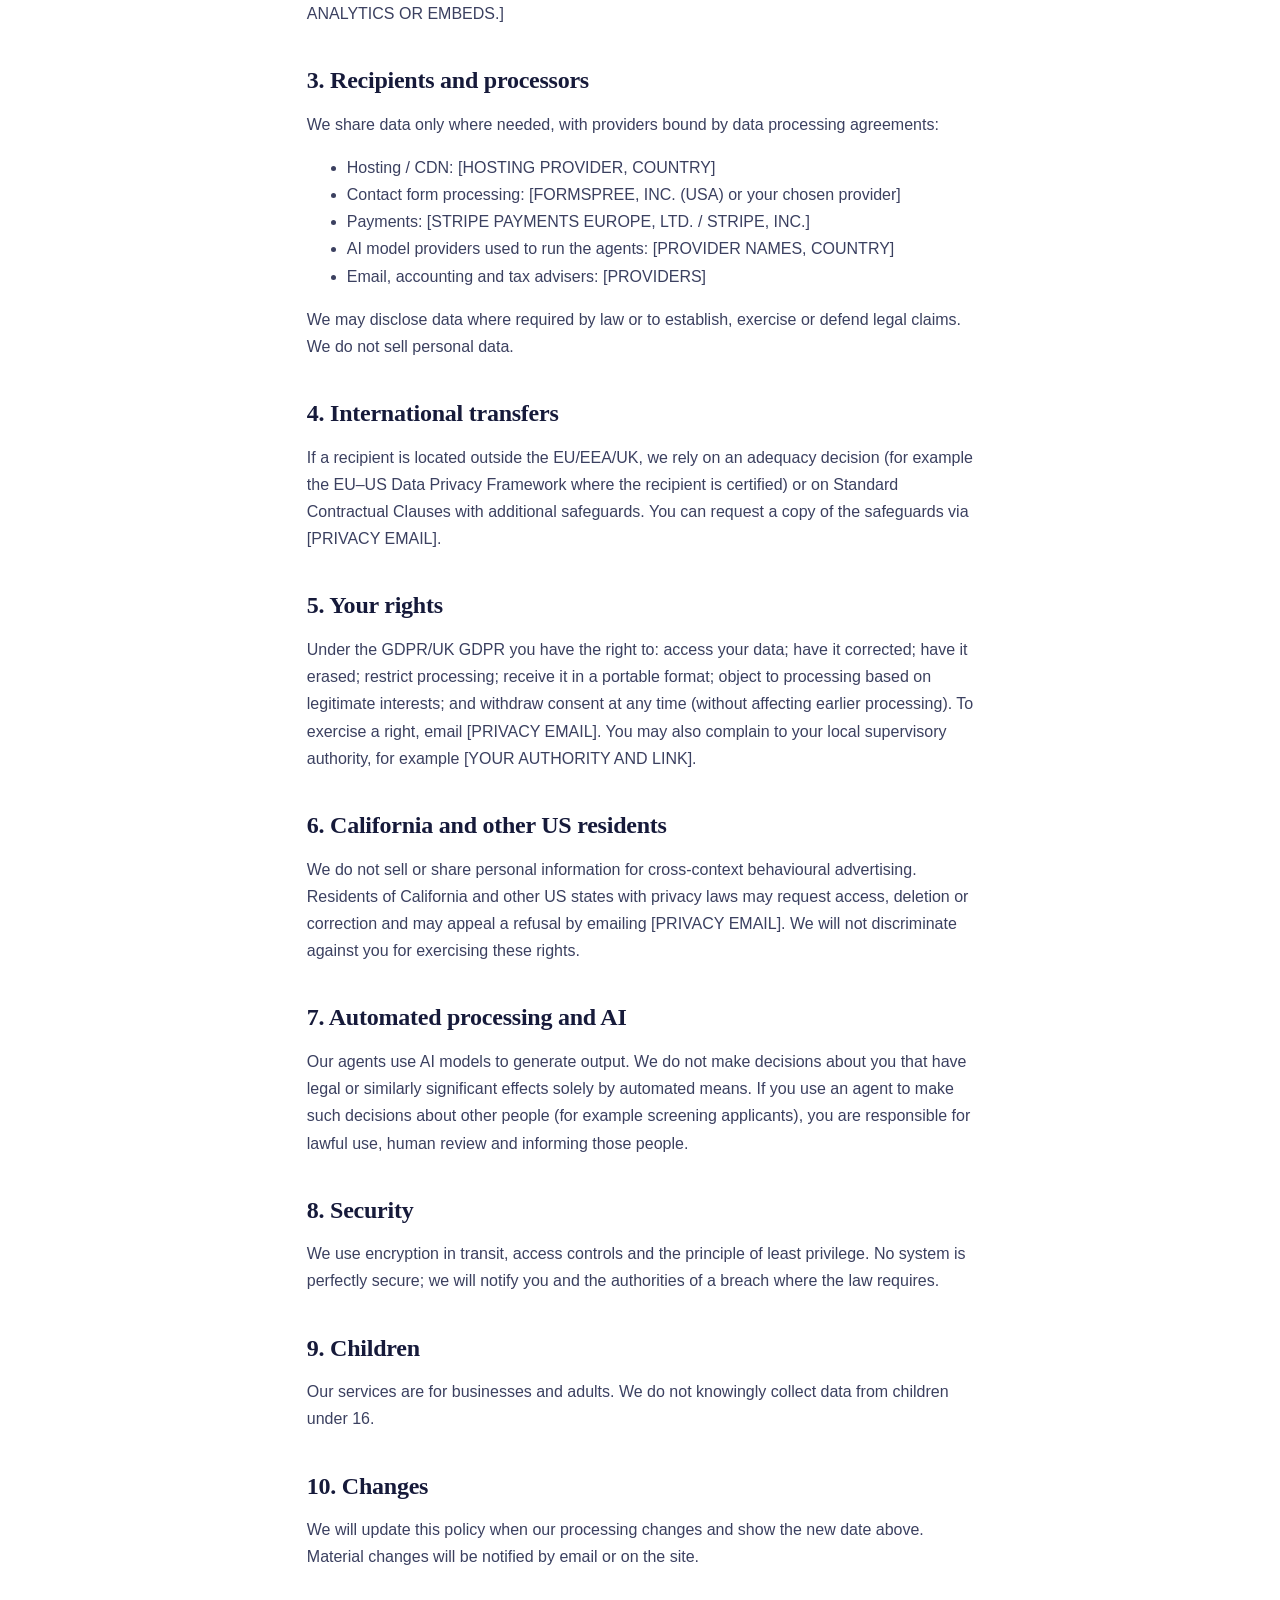
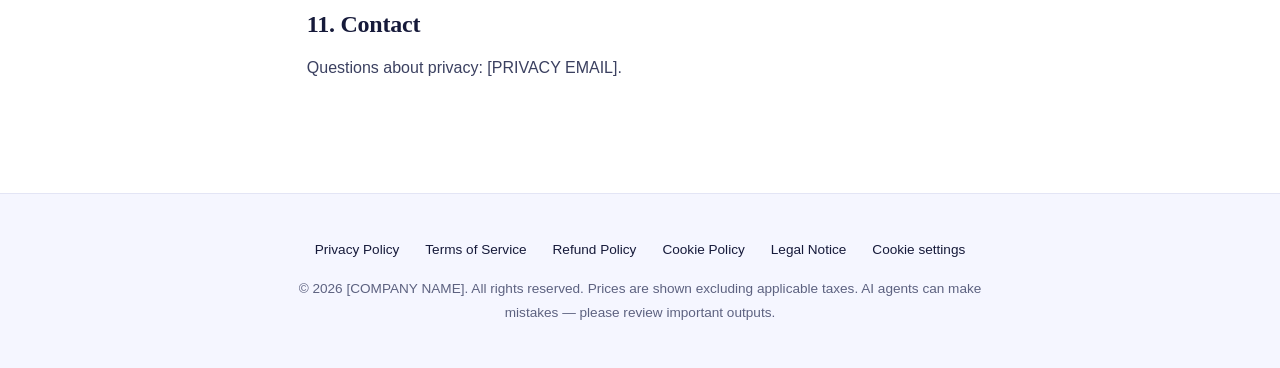
<file: privacy.html>
<!doctype html>
<html lang="en">
<head>
  <meta charset="utf-8">
  <meta name="viewport" content="width=device-width, initial-scale=1">
  <title>Privacy Policy — AgentForge</title>
  <meta name="robots" content="index,follow">
  <link rel="stylesheet" href="styles.css">
</head>
<body>
  <header class="nav"><a class="logo" href="index.html"><span class="mark">✦</span>AgentForge</a><nav><a href="index.html#agents">Agents</a><a href="index.html#pricing">Pricing</a><a href="index.html#contact">Contact</a></nav></header>
  <main class="legal">
    <h1>Privacy Policy</h1>
    <p class="updated">Last updated: 13 October 2026</p>
    <div class="todo"><strong>Template — fill in before launch.</strong> Replace every [BRACKETED] placeholder with your real details, then have a lawyer review this page for your country and business model. It is a starting point, not legal advice.</div>
    
<p>This Privacy Policy explains how [COMPANY NAME] ("we", "us") processes personal data when you visit this website, contact us or buy our AI agents.</p>
<h2>1. Who is responsible (controller)</h2>
<p>[COMPANY NAME], [STREET ADDRESS], [POSTCODE CITY], [COUNTRY]<br>Email: [PRIVACY EMAIL]<br>Data protection officer (if appointed): [NAME / CONTACT]<br>EU/UK representative (if required): [NAME / ADDRESS]</p>
<h2>2. What data we process and why</h2>
<table>
<tr><th>Situation</th><th>Data</th><th>Purpose &amp; legal basis</th><th>Retention</th></tr>
<tr><td>Visiting the website</td><td>IP address, date/time, pages requested, browser and device information (server log files kept by our hosting provider)</td><td>Delivering the site securely and preventing abuse. Legitimate interests (Art. 6(1)(f) GDPR).</td><td>[7–30] days</td></tr>
<tr><td>Contact form</td><td>Name, email, message content</td><td>Answering your request. Consent / pre-contractual steps (Art. 6(1)(a),(b)).</td><td>Until your request is resolved, then [6–24] months unless a contract follows</td></tr>
<tr><td>Purchases and subscriptions</td><td>Name, email, billing address, selected agents, payment status, tax data. Card details are handled by our payment provider and are not stored by us.</td><td>Contract performance, invoicing, tax and accounting duties (Art. 6(1)(b),(c)).</td><td>Statutory retention periods (commonly 6–10 years for invoices)</td></tr>
<tr><td>Using an agent</td><td>Account data, the content and connected-tool data you give the agent to process, usage logs</td><td>Providing the service you ordered (Art. 6(1)(b)). Where we process your customers’ data on your behalf we act as processor under a data processing agreement.</td><td>While your subscription is active plus [30] days, unless you delete earlier</td></tr>
<tr><td>Cart and notice choice</td><td>Items in your cart and your cookie-notice choice, stored in your browser (localStorage)</td><td>Strictly necessary functionality. See the <a href="cookies.html">Cookie Policy</a>.</td><td>Until you clear your browser data</td></tr>
</table>
<p>We do not use advertising cookies, tracking pixels or analytics on this website, and we do not load fonts or scripts from third-party servers. [UPDATE THIS SENTENCE IF YOU ADD ANALYTICS OR EMBEDS.]</p>
<h2>3. Recipients and processors</h2>
<p>We share data only where needed, with providers bound by data processing agreements:</p>
<ul>
<li>Hosting / CDN: [HOSTING PROVIDER, COUNTRY]</li>
<li>Contact form processing: [FORMSPREE, INC. (USA) or your chosen provider]</li>
<li>Payments: [STRIPE PAYMENTS EUROPE, LTD. / STRIPE, INC.]</li>
<li>AI model providers used to run the agents: [PROVIDER NAMES, COUNTRY]</li>
<li>Email, accounting and tax advisers: [PROVIDERS]</li>
</ul>
<p>We may disclose data where required by law or to establish, exercise or defend legal claims. We do not sell personal data.</p>
<h2>4. International transfers</h2>
<p>If a recipient is located outside the EU/EEA/UK, we rely on an adequacy decision (for example the EU–US Data Privacy Framework where the recipient is certified) or on Standard Contractual Clauses with additional safeguards. You can request a copy of the safeguards via [PRIVACY EMAIL].</p>
<h2>5. Your rights</h2>
<p>Under the GDPR/UK GDPR you have the right to: access your data; have it corrected; have it erased; restrict processing; receive it in a portable format; object to processing based on legitimate interests; and withdraw consent at any time (without affecting earlier processing). To exercise a right, email [PRIVACY EMAIL]. You may also complain to your local supervisory authority, for example [YOUR AUTHORITY AND LINK].</p>
<h2>6. California and other US residents</h2>
<p>We do not sell or share personal information for cross-context behavioural advertising. Residents of California and other US states with privacy laws may request access, deletion or correction and may appeal a refusal by emailing [PRIVACY EMAIL]. We will not discriminate against you for exercising these rights.</p>
<h2>7. Automated processing and AI</h2>
<p>Our agents use AI models to generate output. We do not make decisions about you that have legal or similarly significant effects solely by automated means. If you use an agent to make such decisions about other people (for example screening applicants), you are responsible for lawful use, human review and informing those people.</p>
<h2>8. Security</h2>
<p>We use encryption in transit, access controls and the principle of least privilege. No system is perfectly secure; we will notify you and the authorities of a breach where the law requires.</p>
<h2>9. Children</h2>
<p>Our services are for businesses and adults. We do not knowingly collect data from children under 16.</p>
<h2>10. Changes</h2>
<p>We will update this policy when our processing changes and show the new date above. Material changes will be notified by email or on the site.</p>
<h2>11. Contact</h2>
<p>Questions about privacy: [PRIVACY EMAIL].</p>

  </main>
  <footer class="footer">
    <nav aria-label="Legal"><a href="privacy.html">Privacy Policy</a><a href="terms.html">Terms of Service</a><a href="refunds.html">Refund Policy</a><a href="cookies.html">Cookie Policy</a><a href="imprint.html">Legal Notice</a><a href="#" id="cookieSettings">Cookie settings</a></nav>
    <p>© <script>document.write(new Date().getFullYear())</script> [COMPANY NAME]. All rights reserved. Prices are shown excluding applicable taxes. AI agents can make mistakes — please review important outputs.</p>
  </footer>
  <script src="consent.js"></script>
</body>
</html>
</file>
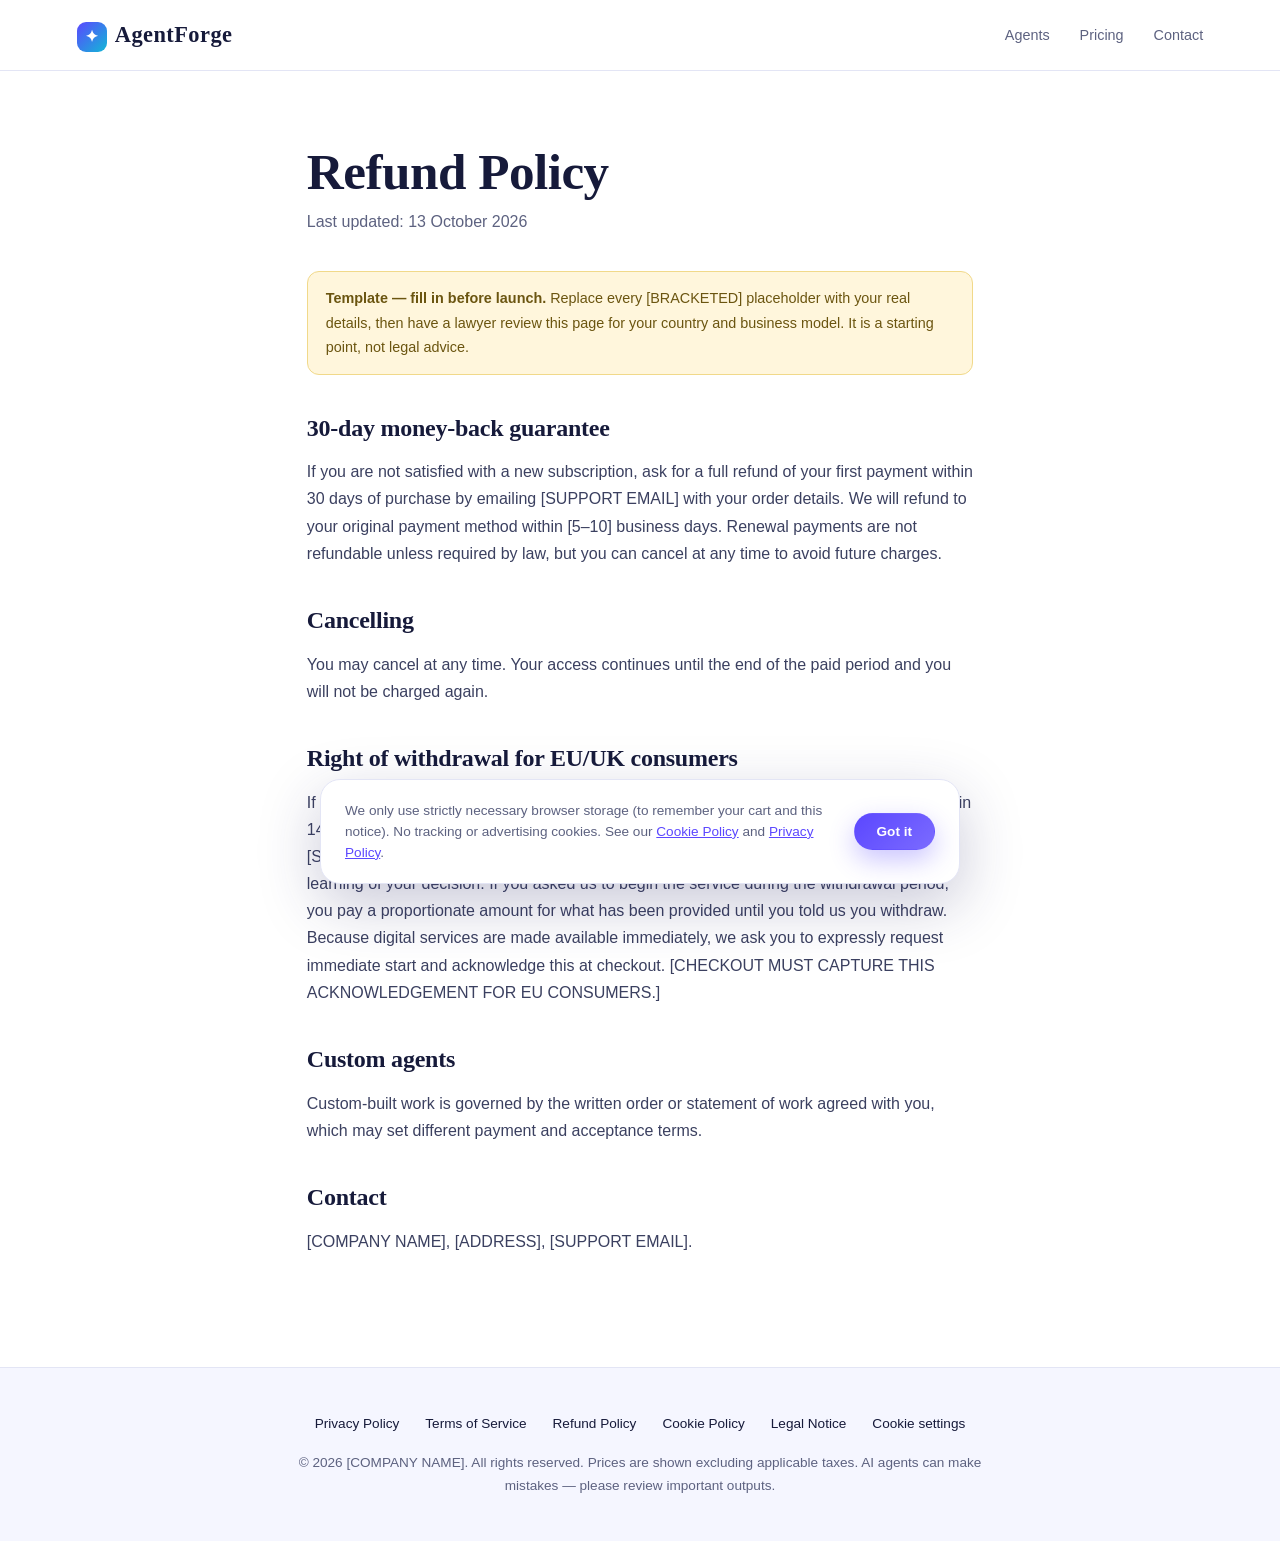
<file: refunds.html>
<!doctype html>
<html lang="en">
<head>
  <meta charset="utf-8">
  <meta name="viewport" content="width=device-width, initial-scale=1">
  <title>Refund Policy — AgentForge</title>
  <meta name="robots" content="index,follow">
  <link rel="stylesheet" href="styles.css">
</head>
<body>
  <header class="nav"><a class="logo" href="index.html"><span class="mark">✦</span>AgentForge</a><nav><a href="index.html#agents">Agents</a><a href="index.html#pricing">Pricing</a><a href="index.html#contact">Contact</a></nav></header>
  <main class="legal">
    <h1>Refund Policy</h1>
    <p class="updated">Last updated: 13 October 2026</p>
    <div class="todo"><strong>Template — fill in before launch.</strong> Replace every [BRACKETED] placeholder with your real details, then have a lawyer review this page for your country and business model. It is a starting point, not legal advice.</div>
    
<h2>30-day money-back guarantee</h2>
<p>If you are not satisfied with a new subscription, ask for a full refund of your first payment within 30 days of purchase by emailing [SUPPORT EMAIL] with your order details. We will refund to your original payment method within [5–10] business days. Renewal payments are not refundable unless required by law, but you can cancel at any time to avoid future charges.</p>
<h2>Cancelling</h2>
<p>You may cancel at any time. Your access continues until the end of the paid period and you will not be charged again.</p>
<h2>Right of withdrawal for EU/UK consumers</h2>
<p>If you are a consumer in the EU or UK, you have the right to withdraw from this contract within 14 days without giving a reason. To exercise it, tell us clearly (for example by email to [SUPPORT EMAIL]) before the period ends. We will reimburse payments within 14 days of learning of your decision. If you asked us to begin the service during the withdrawal period, you pay a proportionate amount for what has been provided until you told us you withdraw. Because digital services are made available immediately, we ask you to expressly request immediate start and acknowledge this at checkout. [CHECKOUT MUST CAPTURE THIS ACKNOWLEDGEMENT FOR EU CONSUMERS.]</p>
<h2>Custom agents</h2>
<p>Custom-built work is governed by the written order or statement of work agreed with you, which may set different payment and acceptance terms.</p>
<h2>Contact</h2>
<p>[COMPANY NAME], [ADDRESS], [SUPPORT EMAIL].</p>

  </main>
  <footer class="footer">
    <nav aria-label="Legal"><a href="privacy.html">Privacy Policy</a><a href="terms.html">Terms of Service</a><a href="refunds.html">Refund Policy</a><a href="cookies.html">Cookie Policy</a><a href="imprint.html">Legal Notice</a><a href="#" id="cookieSettings">Cookie settings</a></nav>
    <p>© <script>document.write(new Date().getFullYear())</script> [COMPANY NAME]. All rights reserved. Prices are shown excluding applicable taxes. AI agents can make mistakes — please review important outputs.</p>
  </footer>
  <script src="consent.js"></script>
</body>
</html>
</file>
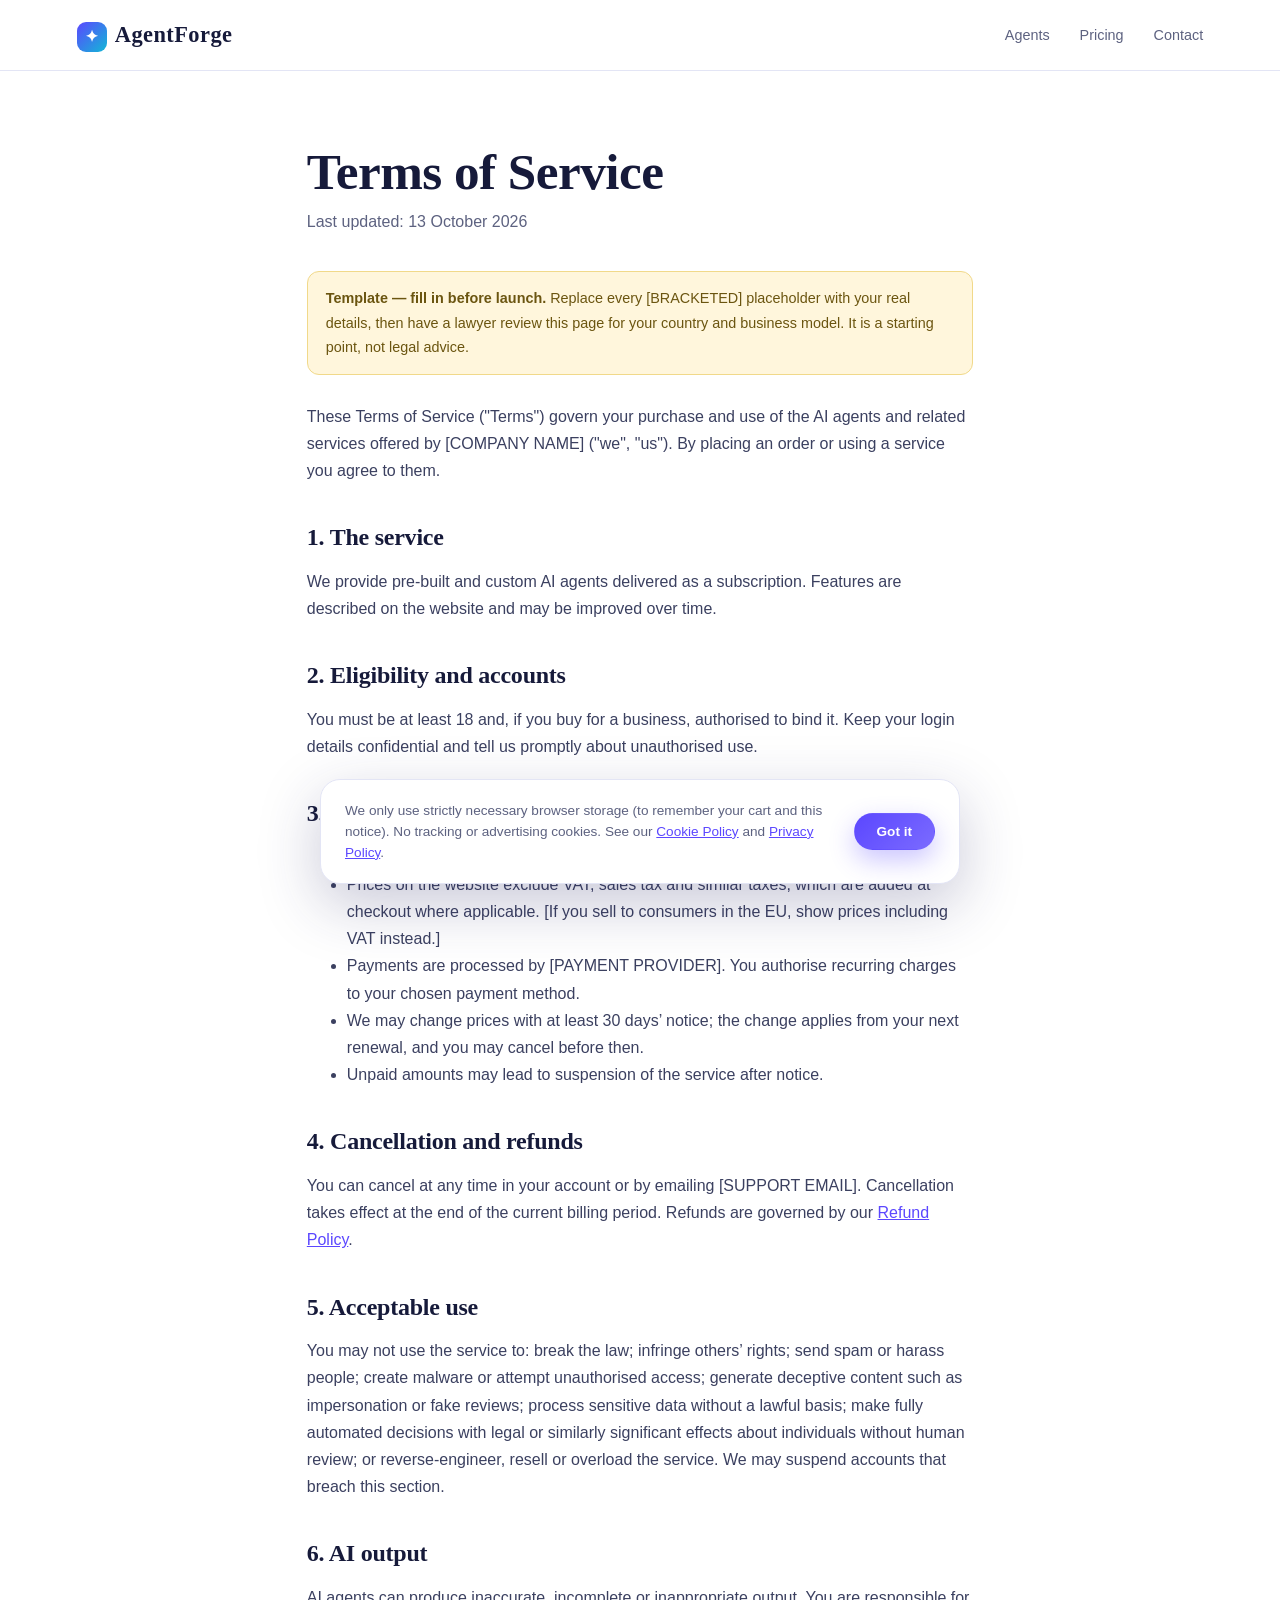
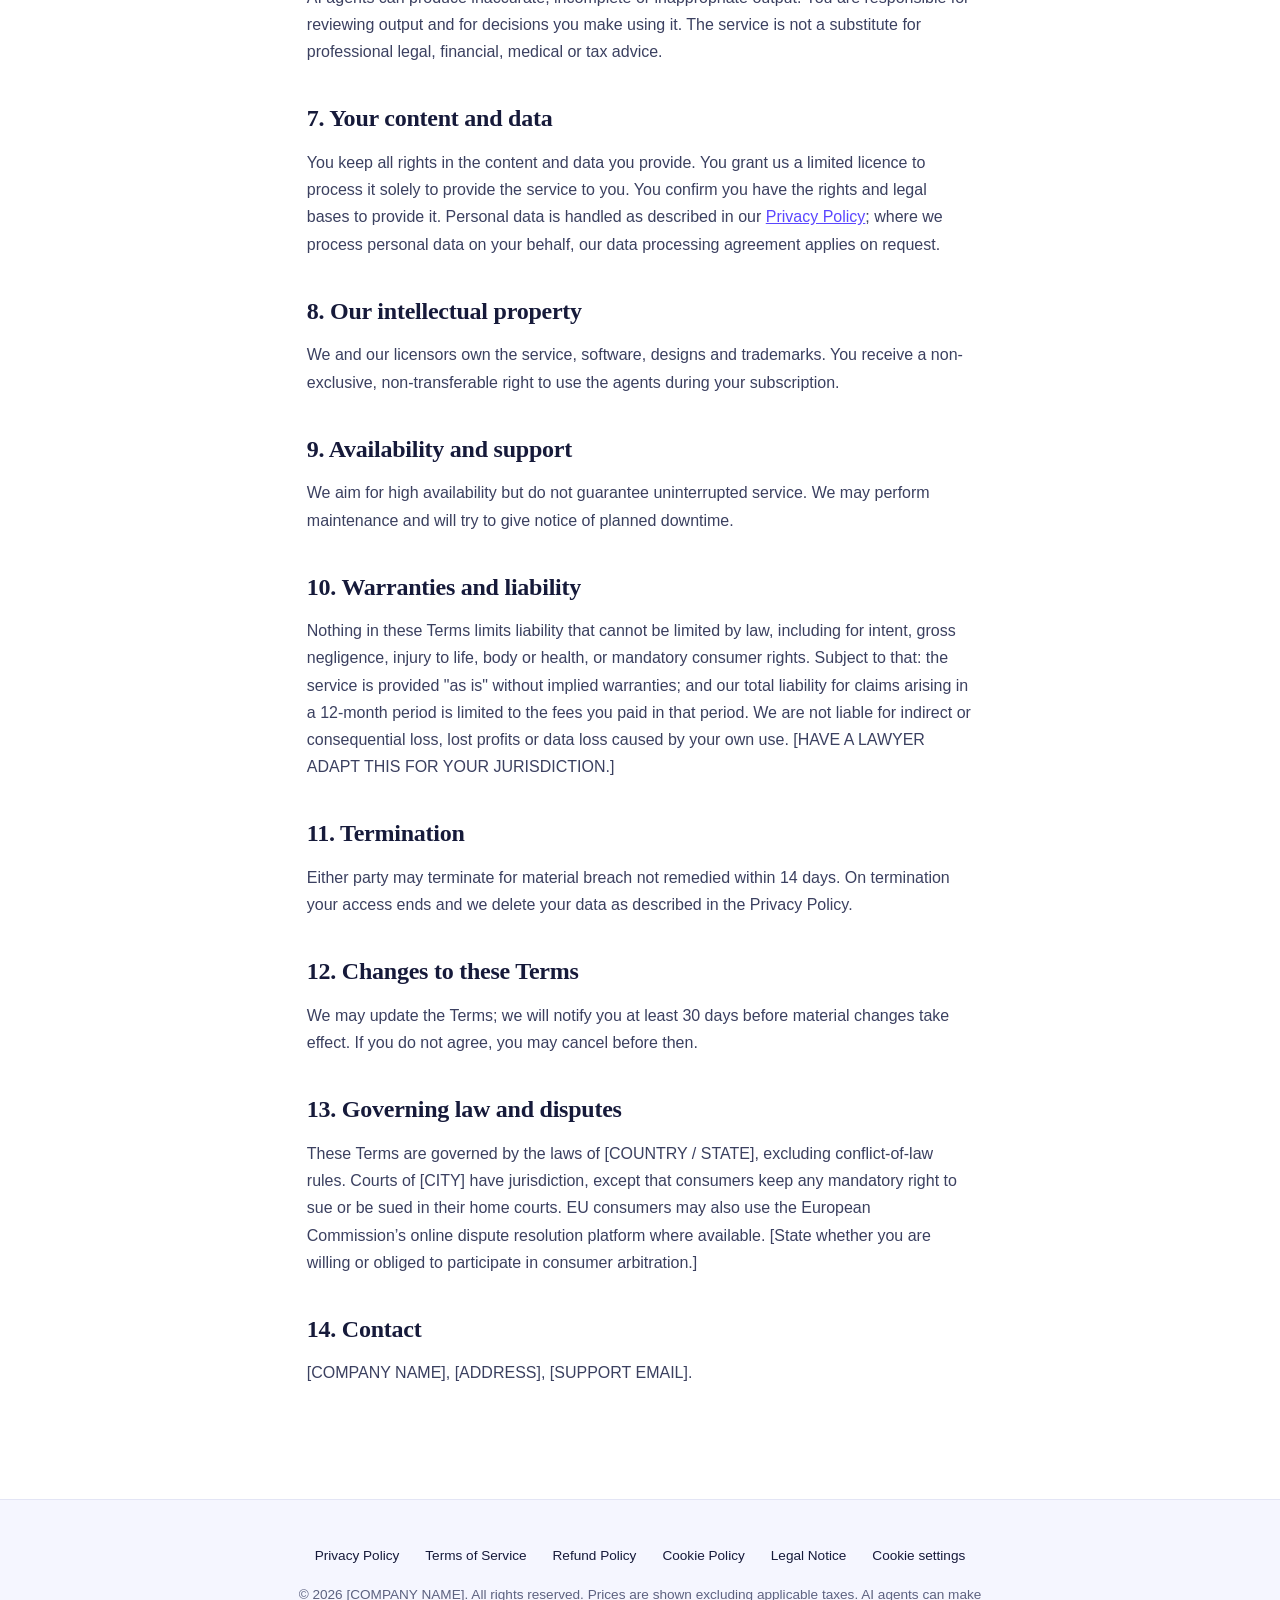
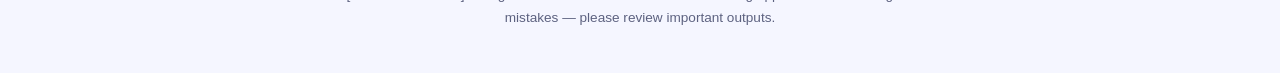
<file: terms.html>
<!doctype html>
<html lang="en">
<head>
  <meta charset="utf-8">
  <meta name="viewport" content="width=device-width, initial-scale=1">
  <title>Terms of Service — AgentForge</title>
  <meta name="robots" content="index,follow">
  <link rel="stylesheet" href="styles.css">
</head>
<body>
  <header class="nav"><a class="logo" href="index.html"><span class="mark">✦</span>AgentForge</a><nav><a href="index.html#agents">Agents</a><a href="index.html#pricing">Pricing</a><a href="index.html#contact">Contact</a></nav></header>
  <main class="legal">
    <h1>Terms of Service</h1>
    <p class="updated">Last updated: 13 October 2026</p>
    <div class="todo"><strong>Template — fill in before launch.</strong> Replace every [BRACKETED] placeholder with your real details, then have a lawyer review this page for your country and business model. It is a starting point, not legal advice.</div>
    
<p>These Terms of Service ("Terms") govern your purchase and use of the AI agents and related services offered by [COMPANY NAME] ("we", "us"). By placing an order or using a service you agree to them.</p>
<h2>1. The service</h2>
<p>We provide pre-built and custom AI agents delivered as a subscription. Features are described on the website and may be improved over time.</p>
<h2>2. Eligibility and accounts</h2>
<p>You must be at least 18 and, if you buy for a business, authorised to bind it. Keep your login details confidential and tell us promptly about unauthorised use.</p>
<h2>3. Subscriptions, prices and payment</h2>
<ul>
<li>Subscriptions are billed monthly in advance and renew automatically until cancelled.</li>
<li>Prices on the website exclude VAT, sales tax and similar taxes, which are added at checkout where applicable. [If you sell to consumers in the EU, show prices including VAT instead.]</li>
<li>Payments are processed by [PAYMENT PROVIDER]. You authorise recurring charges to your chosen payment method.</li>
<li>We may change prices with at least 30 days’ notice; the change applies from your next renewal, and you may cancel before then.</li>
<li>Unpaid amounts may lead to suspension of the service after notice.</li>
</ul>
<h2>4. Cancellation and refunds</h2>
<p>You can cancel at any time in your account or by emailing [SUPPORT EMAIL]. Cancellation takes effect at the end of the current billing period. Refunds are governed by our <a href="refunds.html">Refund Policy</a>.</p>
<h2>5. Acceptable use</h2>
<p>You may not use the service to: break the law; infringe others’ rights; send spam or harass people; create malware or attempt unauthorised access; generate deceptive content such as impersonation or fake reviews; process sensitive data without a lawful basis; make fully automated decisions with legal or similarly significant effects about individuals without human review; or reverse-engineer, resell or overload the service. We may suspend accounts that breach this section.</p>
<h2>6. AI output</h2>
<p>AI agents can produce inaccurate, incomplete or inappropriate output. You are responsible for reviewing output and for decisions you make using it. The service is not a substitute for professional legal, financial, medical or tax advice.</p>
<h2>7. Your content and data</h2>
<p>You keep all rights in the content and data you provide. You grant us a limited licence to process it solely to provide the service to you. You confirm you have the rights and legal bases to provide it. Personal data is handled as described in our <a href="privacy.html">Privacy Policy</a>; where we process personal data on your behalf, our data processing agreement applies on request.</p>
<h2>8. Our intellectual property</h2>
<p>We and our licensors own the service, software, designs and trademarks. You receive a non-exclusive, non-transferable right to use the agents during your subscription.</p>
<h2>9. Availability and support</h2>
<p>We aim for high availability but do not guarantee uninterrupted service. We may perform maintenance and will try to give notice of planned downtime.</p>
<h2>10. Warranties and liability</h2>
<p>Nothing in these Terms limits liability that cannot be limited by law, including for intent, gross negligence, injury to life, body or health, or mandatory consumer rights. Subject to that: the service is provided "as is" without implied warranties; and our total liability for claims arising in a 12-month period is limited to the fees you paid in that period. We are not liable for indirect or consequential loss, lost profits or data loss caused by your own use. [HAVE A LAWYER ADAPT THIS FOR YOUR JURISDICTION.]</p>
<h2>11. Termination</h2>
<p>Either party may terminate for material breach not remedied within 14 days. On termination your access ends and we delete your data as described in the Privacy Policy.</p>
<h2>12. Changes to these Terms</h2>
<p>We may update the Terms; we will notify you at least 30 days before material changes take effect. If you do not agree, you may cancel before then.</p>
<h2>13. Governing law and disputes</h2>
<p>These Terms are governed by the laws of [COUNTRY / STATE], excluding conflict-of-law rules. Courts of [CITY] have jurisdiction, except that consumers keep any mandatory right to sue or be sued in their home courts. EU consumers may also use the European Commission’s online dispute resolution platform where available. [State whether you are willing or obliged to participate in consumer arbitration.]</p>
<h2>14. Contact</h2>
<p>[COMPANY NAME], [ADDRESS], [SUPPORT EMAIL].</p>

  </main>
  <footer class="footer">
    <nav aria-label="Legal"><a href="privacy.html">Privacy Policy</a><a href="terms.html">Terms of Service</a><a href="refunds.html">Refund Policy</a><a href="cookies.html">Cookie Policy</a><a href="imprint.html">Legal Notice</a><a href="#" id="cookieSettings">Cookie settings</a></nav>
    <p>© <script>document.write(new Date().getFullYear())</script> [COMPANY NAME]. All rights reserved. Prices are shown excluding applicable taxes. AI agents can make mistakes — please review important outputs.</p>
  </footer>
  <script src="consent.js"></script>
</body>
</html>
</file>
<file: styles.css>
:root{--bg:#ffffff;--soft:#f5f6ff;--soft2:#eef0ff;--text:#161a3a;--muted:#5d6280;--accent:#5b47ff;--accent-d:#4434d6;--cyan:#12b8d6;--coral:#ff7a6b;--line:#e3e5f5;--shadow:0 18px 50px rgba(60,60,140,.10);--serif:"Iowan Old Style","Palatino Linotype",Palatino,Georgia,serif;--sans:-apple-system,BlinkMacSystemFont,"Segoe UI",Roboto,Helvetica,Arial,sans-serif}
*{box-sizing:border-box}
html{scroll-behavior:smooth}
body{margin:0;font:400 16px/1.7 var(--sans);background:var(--bg);color:var(--text);-webkit-font-smoothing:antialiased}
a{color:var(--accent)}
h1,h2,h3{font-family:var(--serif);font-weight:600;letter-spacing:-.01em;line-height:1.15}
em{font-style:italic;background:linear-gradient(90deg,var(--accent),var(--cyan));-webkit-background-clip:text;background-clip:text;color:transparent}
.nav{position:sticky;top:0;z-index:20;display:flex;justify-content:space-between;align-items:center;padding:16px 6vw;background:rgba(255,255,255,.85);backdrop-filter:blur(14px);border-bottom:1px solid var(--line)}
.nav nav{display:flex;gap:30px;align-items:center}
.nav nav a{text-decoration:none;color:var(--muted);font-size:.9rem;font-weight:500;transition:.2s}
.nav nav a:hover{color:var(--accent)}
.logo{font-family:var(--serif);font-weight:700;text-decoration:none;font-size:1.4rem;color:var(--text)!important;letter-spacing:.02em}
.logo .mark{display:inline-grid;place-items:center;width:30px;height:30px;border-radius:9px;background:linear-gradient(135deg,var(--accent),var(--cyan));color:#fff;margin-right:8px;font-size:1rem}
.cart-btn{background:var(--soft);color:var(--text);border:1px solid var(--line);border-radius:999px;padding:8px 18px;cursor:pointer;font:600 .85rem var(--sans);transition:.25s}
.cart-btn:hover{border-color:var(--accent);color:var(--accent)}
.cart-btn span{background:var(--accent);color:#fff;border-radius:999px;padding:1px 8px;margin-left:6px;font-size:.78rem}
/* slider */
.slider{position:relative;height:min(84vh,680px);min-height:500px;overflow:hidden}
.slide{position:absolute;inset:0;display:grid;place-items:center;text-align:center;padding:0 8vw;opacity:0;transform:scale(1.04);transition:opacity 1.2s ease,transform 8s ease;pointer-events:none}
.slide.active{opacity:1;transform:scale(1);pointer-events:auto}
.s1{background:linear-gradient(135deg,#e9e6ff,#dff6fb 60%,#fff)}
.s2{background:linear-gradient(135deg,#ffe9e4,#fff2d9 60%,#fff)}
.s3{background:linear-gradient(135deg,#dff6fb,#e9e6ff 60%,#fff)}
.blob{position:absolute;border-radius:50%;animation:float 16s ease-in-out infinite;filter:blur(8px)}
.b1{width:520px;height:520px;left:-140px;top:-160px;background:radial-gradient(circle,rgba(91,71,255,.28),transparent 68%)}
.b2{width:560px;height:560px;right:-160px;bottom:-200px;background:radial-gradient(circle,rgba(18,184,214,.30),transparent 68%);animation-delay:-8s}
.s2 .b1{background:radial-gradient(circle,rgba(255,122,107,.32),transparent 68%)}
@keyframes float{50%{transform:translate(40px,-30px) scale(1.1)}}
.slide-inner{position:relative;max-width:820px}
.slide.active .slide-inner>*{animation:rise 1s cubic-bezier(.2,.7,.2,1) both}
.slide.active .slide-inner>*:nth-child(2){animation-delay:.12s}
.slide.active .slide-inner>*:nth-child(3){animation-delay:.24s}
.slide.active .slide-inner>*:nth-child(4){animation-delay:.36s}
@keyframes rise{from{opacity:0;transform:translateY(24px)}}
.eyebrow,.kicker{color:var(--accent);text-transform:uppercase;letter-spacing:.2em;font-size:.75rem;font-weight:700;margin:0}
.kicker{text-align:center;margin-bottom:8px}
h1{font-size:clamp(2.5rem,6vw,4.8rem);margin:.4em 0}
.lead{max-width:560px;margin:0 auto 2em;color:var(--muted);font-size:1.12rem}
.cta{display:flex;gap:14px;justify-content:center;flex-wrap:wrap}
.btn{display:inline-block;padding:13px 30px;border-radius:999px;border:1.5px solid var(--line);background:#fff;color:var(--text);text-decoration:none;font:600 .92rem var(--sans);cursor:pointer;transition:.25s}
.btn:hover{transform:translateY(-2px);box-shadow:var(--shadow);border-color:var(--accent)}
.btn.primary{background:linear-gradient(135deg,var(--accent),#7b6bff);border-color:transparent;color:#fff;box-shadow:0 10px 26px rgba(91,71,255,.32)}
.btn.primary:hover{background:linear-gradient(135deg,var(--accent-d),var(--accent))}
.btn.ghost{background:rgba(255,255,255,.6)}
.arrow{position:absolute;top:50%;transform:translateY(-50%);width:48px;height:48px;border-radius:50%;border:0;background:#fff;box-shadow:var(--shadow);font-size:1.6rem;line-height:1;cursor:pointer;color:var(--text);transition:.2s;z-index:3}
.arrow:hover{background:var(--accent);color:#fff}
.prev{left:3vw}.next{right:3vw}
.dots{position:absolute;bottom:28px;left:0;right:0;display:flex;gap:10px;justify-content:center;z-index:3}
.dots button{width:10px;height:10px;border-radius:999px;border:0;background:rgba(22,26,58,.2);cursor:pointer;padding:0;transition:.35s}
.dots button.on{width:36px;background:var(--accent)}
/* marquee */
.marquee{overflow:hidden;padding:18px 0;background:linear-gradient(90deg,var(--accent),#7b6bff 50%,var(--cyan));color:#fff}
.track{display:flex;gap:56px;width:max-content;animation:scroll 45s linear infinite;font:600 .95rem var(--sans);letter-spacing:.04em}
.track span{white-space:nowrap}
.track span::before{content:"✦";margin-right:56px;opacity:.7}
.marquee:hover .track{animation-play-state:paused}
@keyframes scroll{to{transform:translateX(-50%)}}
/* sections */
.section{padding:104px 6vw;max-width:1240px;margin:0 auto}
.section.alt{max-width:none;background:var(--soft)}
.section.alt>*{max-width:900px;margin-left:auto;margin-right:auto}
h2{font-size:clamp(2rem,4vw,3rem);margin:0 0 48px;text-align:center}
.reveal{opacity:0;transform:translateY(30px);transition:opacity 1s ease,transform 1s cubic-bezier(.2,.7,.2,1)}
.reveal.in{opacity:1;transform:none}
.filters{display:flex;gap:10px;justify-content:center;flex-wrap:wrap;margin:-16px 0 40px}
.chip{background:#fff;color:var(--muted);border:1.5px solid var(--line);border-radius:999px;padding:7px 20px;cursor:pointer;font:600 .85rem var(--sans);transition:.2s}
.chip:hover{border-color:var(--accent);color:var(--accent)}
.chip.active{background:var(--accent);color:#fff;border-color:var(--accent)}
.grid{display:grid;grid-template-columns:repeat(auto-fill,minmax(265px,1fr));gap:26px}
.card{background:#fff;border:1px solid var(--line);border-radius:24px;padding:30px;display:flex;flex-direction:column;gap:10px;box-shadow:0 4px 16px rgba(60,60,140,.05);transition:.35s;animation:rise .7s both}
.card:hover{transform:translateY(-6px);box-shadow:var(--shadow);border-color:#cfd2f5}
.card .icon{font-size:1.7rem;width:60px;height:60px;display:grid;place-items:center;border-radius:18px;background:linear-gradient(135deg,var(--soft2),#e3f7fb)}
.card h3{margin:.5em 0 0;font-size:1.4rem}
.card p{margin:0;color:var(--muted);flex:1;font-size:.94rem}
.tag{font-size:.7rem;color:var(--coral);text-transform:uppercase;letter-spacing:.16em;font-weight:700}
.card footer{display:flex;justify-content:space-between;align-items:center;margin-top:14px;padding-top:18px;border-top:1px solid var(--line)}
.card .price{font:700 1.6rem var(--serif)}
.card small,.plan small{color:var(--muted);font:400 .8rem var(--sans)}
.card .btn{padding:9px 18px;font-size:.82rem}
.steps{list-style:none;padding:0;display:grid;grid-template-columns:repeat(auto-fit,minmax(220px,1fr));gap:36px;text-align:center}
.steps span{display:block;font:700 3.2rem var(--serif);line-height:1;background:linear-gradient(135deg,var(--accent),var(--cyan));-webkit-background-clip:text;background-clip:text;color:transparent;margin-bottom:6px}
.steps h3{margin:.2em 0;font-size:1.5rem}.steps p{color:var(--muted);margin:0}
.plans{display:grid;grid-template-columns:repeat(auto-fit,minmax(255px,1fr));gap:26px}
.plan{background:#fff;border:1px solid var(--line);border-radius:28px;padding:40px 32px;display:flex;flex-direction:column;text-align:center;box-shadow:0 4px 16px rgba(60,60,140,.05);transition:.35s}
.plan:hover{transform:translateY(-6px);box-shadow:var(--shadow)}
.plan.featured{border:2px solid var(--accent);background:linear-gradient(180deg,#f3f1ff,#fff);box-shadow:0 20px 60px rgba(91,71,255,.18)}
.plan h3{margin:0;font-size:1.6rem}
.plan .price{font:700 3rem var(--serif);margin:.2em 0 .6em;line-height:1.1}
.plan ul{list-style:none;padding:0;color:var(--muted);flex:1}
.plan li{padding:9px 0;border-top:1px solid var(--line)}
.plan .btn{margin-top:20px}
details{background:#fff;border:1px solid var(--line);border-radius:16px;padding:18px 24px;margin-bottom:12px;transition:.2s}
details[open]{box-shadow:var(--shadow)}
summary{cursor:pointer;font-weight:600;list-style:none;display:flex;justify-content:space-between}
summary::-webkit-details-marker{display:none}
summary::after{content:"+";color:var(--accent);font-size:1.3rem;line-height:1;transition:.3s}
details[open] summary::after{transform:rotate(45deg)}
details p{color:var(--muted);margin:.8em 0 0}
.form{max-width:560px;margin:0 auto;display:grid;gap:18px}
label{display:grid;gap:6px;color:var(--muted);font-size:.88rem;font-weight:600}
label.check{display:flex;gap:10px;align-items:flex-start;font-weight:400;font-size:.82rem;line-height:1.5}
label.check input{margin-top:3px;width:auto;accent-color:var(--accent)}
input,textarea{background:#fff;border:1.5px solid var(--line);border-radius:14px;padding:12px 14px;color:var(--text);font:400 1rem var(--sans)}
input:focus,textarea:focus{outline:0;border-color:var(--accent);box-shadow:0 0 0 4px rgba(91,71,255,.12)}
.form .btn{justify-self:center}
.note{margin:0;min-height:1.5em;color:var(--accent);text-align:center}
.footer{text-align:center;padding:44px 6vw;color:var(--muted);border-top:1px solid var(--line);font-size:.85rem;background:var(--soft)}
.footer nav{display:flex;gap:10px 26px;justify-content:center;flex-wrap:wrap;margin-bottom:16px}
.footer nav a{color:var(--text);text-decoration:none;font-weight:500}
.footer nav a:hover{color:var(--accent)}
.footer p{max-width:720px;margin:0 auto}
/* cart */
.drawer{position:fixed;top:0;right:0;height:100%;width:min(420px,100%);background:#fff;z-index:140;transform:translateX(100%);transition:.4s cubic-bezier(.2,.7,.2,1);display:flex;flex-direction:column;padding:26px;box-shadow:-20px 0 60px rgba(40,40,100,.15)}
.drawer.open{transform:none}
.drawer-head{display:flex;justify-content:space-between;align-items:flex-start;padding-bottom:18px;border-bottom:1px solid var(--line)}
.drawer-head h3{margin:0;font-size:1.9rem;display:flex;align-items:center;gap:12px}
.kicker.left{text-align:left;margin:0 0 4px}
.count{font:700 .8rem var(--sans);background:var(--accent);color:#fff;border-radius:999px;min-width:26px;height:26px;display:inline-grid;place-items:center}
.drawer-head button{background:var(--soft);border:0;border-radius:50%;width:36px;height:36px;color:var(--text);cursor:pointer;transition:.2s}
.drawer-head button:hover{background:var(--accent);color:#fff}
.cart-list{list-style:none;padding:0;margin:0;flex:1;overflow:auto}
.cart-list li{display:grid;grid-template-columns:52px 1fr auto;gap:14px;align-items:center;padding:18px 0;border-bottom:1px solid var(--line);animation:rise .4s both}
.ci-icon{width:52px;height:52px;display:grid;place-items:center;border-radius:16px;font-size:1.3rem;background:linear-gradient(135deg,var(--soft2),#e3f7fb)}
.ci-info strong{display:block;font:600 1.05rem var(--serif);line-height:1.2}
.ci-info small{color:var(--muted);font-size:.78rem}
.ci-end{text-align:right;display:grid;gap:3px}
.ci-price{font:700 1.15rem var(--serif)}
.ci-end button{background:none;border:0;color:var(--muted);font-size:.75rem;cursor:pointer;padding:0}
.ci-end button:hover{color:var(--coral);text-decoration:underline}
.empty{flex:1;display:flex;flex-direction:column;align-items:center;justify-content:center;text-align:center;gap:8px}
.empty-icon{width:72px;height:72px;display:grid;place-items:center;border-radius:50%;background:var(--soft2);color:var(--accent);font-size:1.5rem;margin-bottom:10px}
.empty p{margin:0;font:600 1.5rem var(--serif)}
.empty small{color:var(--muted);max-width:240px;margin-bottom:16px}
.drawer-foot{border-top:1px solid var(--line);padding-top:18px;display:grid;gap:9px}
.drawer-foot .row{display:flex;justify-content:space-between;align-items:baseline;font-size:.9rem}
.drawer-foot .row.muted{color:var(--muted)}
.drawer-foot .row.total{border-top:1px solid var(--line);padding-top:12px;margin-top:4px;font:600 1.1rem var(--serif)}
.drawer-foot .row.total small{font:400 .75rem var(--sans);color:var(--muted);margin-left:6px}
.drawer-foot .row.total strong{font-size:1.9rem}
.drawer-foot .btn{width:100%;padding:15px}
.trust{list-style:none;display:flex;justify-content:space-between;gap:6px;padding:0;margin:6px 0 0;font-size:.68rem;color:var(--muted);text-align:center}
.scrim{position:fixed;inset:0;background:rgba(22,26,58,.45);z-index:130;opacity:0;pointer-events:none;transition:.3s}
.scrim.show{opacity:1;pointer-events:auto}
/* cookie notice */
.cookie{position:fixed;left:16px;right:16px;bottom:16px;z-index:200;max-width:640px;margin:0 auto;background:#fff;border:1px solid var(--line);border-radius:20px;box-shadow:0 20px 60px rgba(40,40,100,.25);padding:20px 24px;display:flex;gap:18px;align-items:center;flex-wrap:wrap}
.cookie p{margin:0;flex:1 1 280px;font-size:.85rem;color:var(--muted);line-height:1.55}
.cookie .btn{padding:10px 22px;font-size:.85rem}
/* legal pages */
.legal{max-width:820px;margin:0 auto;padding:72px 6vw 96px}
.legal h1{font-size:clamp(2.2rem,5vw,3.2rem);margin:0 0 6px}
.legal .updated{color:var(--muted);margin:0 0 36px}
.legal h2{text-align:left;font-size:1.5rem;margin:40px 0 10px}
.legal h3{font-size:1.15rem;margin:22px 0 6px}
.legal p,.legal li{color:#3b4060}
.legal .todo{background:#fff6dc;border:1px solid #f1d98a;border-radius:12px;padding:14px 18px;font-size:.9rem;color:#6b5510;margin-bottom:28px}
.legal table{border-collapse:collapse;width:100%;font-size:.9rem;margin:12px 0}
.legal th,.legal td{border:1px solid var(--line);padding:9px 12px;text-align:left;vertical-align:top}
.legal th{background:var(--soft)}
@media(max-width:700px){.nav nav a{display:none}.arrow{display:none}.section{padding:72px 6vw}}
@media(prefers-reduced-motion:reduce){*{animation:none!important;transition:none!important}.reveal{opacity:1;transform:none}}
/* hero illustrations */
.slide-inner{max-width:1100px;width:100%;display:grid;grid-template-columns:1.1fr .9fr;gap:40px;align-items:center;text-align:left}
.slide-inner .copy{min-width:0}
.slide-inner .lead{margin-left:0}
.slide-inner .cta{justify-content:flex-start}
.art-wrap{display:grid;place-items:center}
.art{width:min(100%,420px);height:auto;overflow:visible;filter:drop-shadow(0 24px 40px rgba(60,60,140,.18))}
.slide.active .art-wrap{animation:rise 1.2s .2s cubic-bezier(.2,.7,.2,1) both}
.bob{animation:bob 4s ease-in-out infinite}
@keyframes bob{50%{transform:translateY(-12px)}}
.orbit{transform-origin:200px 200px;animation:spin 24s linear infinite}
@keyframes spin{to{transform:rotate(360deg)}}
.pulse{animation:pulse 1.8s ease-in-out infinite;transform-box:fill-box;transform-origin:center}
@keyframes pulse{50%{transform:scale(1.35);opacity:.65}}
.eyes{transform-box:fill-box;transform-origin:center;animation:blink 4.5s infinite}
@keyframes blink{0%,92%,100%{transform:scaleY(1)}95%{transform:scaleY(.08)}}
.wave{transform-box:fill-box;transform-origin:0 50%;animation:wave 1.6s ease-in-out infinite}
@keyframes wave{0%,100%{transform:rotate(0)}50%{transform:rotate(-24deg)}}
.bubble{animation:pop 5s ease-in-out infinite;transform-box:fill-box;transform-origin:center}
.b-b{animation-delay:2.5s}
@keyframes pop{0%,100%{opacity:0;transform:translateY(10px) scale(.85)}15%,75%{opacity:1;transform:none}90%{opacity:0;transform:translateY(-8px)}}
.tick{stroke-dasharray:40;stroke-dashoffset:40;animation:draw 6s infinite}
.r2 .tick{animation-delay:1.2s}.r3 .tick{animation-delay:2.4s}
@keyframes draw{0%{stroke-dashoffset:40}12%,85%{stroke-dashoffset:0}100%{stroke-dashoffset:40}}
.row{animation:rowin 6s infinite;transform-box:fill-box}
.r2{animation-delay:1.2s}.r3{animation-delay:2.4s}
@keyframes rowin{0%{opacity:.35}12%,85%{opacity:1}100%{opacity:.35}}
.fly{animation:fly 5s ease-in-out infinite;opacity:0}
.f1{animation-delay:0s}.f2{animation-delay:2.4s}
@keyframes fly{0%{transform:translate(10px,330px) rotate(-10deg);opacity:0}15%{opacity:1}70%{transform:translate(180px,170px) rotate(8deg) scale(.7);opacity:1}100%{transform:translate(220px,150px) scale(.2);opacity:0}}
.spin{animation:spin 14s linear infinite}.spin-r{animation:spin 9.3s linear infinite reverse}
.twinkle{transform-box:fill-box;transform-origin:center;animation:twinkle 2.6s ease-in-out infinite}
.t2{animation-delay:.9s}.t3{animation-delay:1.7s}
@keyframes twinkle{0%,100%{transform:scale(.4) rotate(0);opacity:.3}50%{transform:scale(1.15) rotate(45deg);opacity:1}}
/* live dashboard */
.demo-note{text-align:center;color:var(--muted);margin:-34px auto 36px;font-size:.9rem}
.section.alt .dash{max-width:1100px}
.dash{display:grid;grid-template-columns:repeat(12,1fr);gap:20px}
.kpis{grid-column:1/-1;display:grid;grid-template-columns:repeat(auto-fit,minmax(200px,1fr));gap:20px}
.kpi{background:#fff;border:1px solid var(--line);border-radius:20px;padding:20px 24px;box-shadow:0 4px 16px rgba(60,60,140,.05)}
.kpi small{display:block;color:var(--muted);font-size:.82rem}
.kpi strong{font:700 2.2rem var(--serif);background:linear-gradient(135deg,var(--accent),var(--cyan));-webkit-background-clip:text;background-clip:text;color:transparent}
.panel{position:relative;grid-column:span 4;background:#fff;border:1px solid var(--line);border-radius:24px;padding:22px 24px;box-shadow:0 4px 16px rgba(60,60,140,.05)}
.panel.wide{grid-column:span 8}
.panel-head{display:flex;justify-content:space-between;align-items:center;font-weight:600;margin-bottom:12px}
.live-dot{font-size:.68rem;letter-spacing:.14em;color:var(--coral);display:inline-flex;align-items:center;gap:6px}
.live-dot::before{content:"";width:8px;height:8px;border-radius:50%;background:var(--coral);animation:pulse 1.4s infinite}
#lineChart{width:100%;height:220px;display:block;overflow:visible}
#lcLine{filter:drop-shadow(0 6px 8px rgba(91,71,255,.3))}
.chart{position:relative}
.pt{position:absolute;width:14px;height:14px;margin:-7px 0 0 -7px;border-radius:50%;background:#fff;border:3px solid var(--accent);box-shadow:0 0 0 6px rgba(91,71,255,.18);transition:left 1.4s linear,top 1.4s linear;pointer-events:none}
.donut{display:block;width:100%;max-width:260px;margin:0 auto}
.bars{display:block;width:100%;margin:0 auto}
.bars .bar{fill:url(#dg);transition:y 1s cubic-bezier(.2,.7,.2,1),height 1s cubic-bezier(.2,.7,.2,1)}
.feed{list-style:none;margin:0;padding:0;display:grid;gap:8px;min-height:240px;align-content:start}
.feed li{display:grid;grid-template-columns:36px 1fr auto;gap:12px;align-items:center;padding:10px 12px;border-radius:14px;background:var(--soft);font-size:.9rem;animation:feedin .6s cubic-bezier(.2,.7,.2,1) both}
.feed .fi{width:36px;height:36px;display:grid;place-items:center;background:#fff;border-radius:11px}
.feed time{color:var(--muted);font-size:.75rem}
@keyframes feedin{from{opacity:0;transform:translateY(-14px)}}
@media(max-width:900px){.slide-inner{grid-template-columns:1fr;text-align:center;gap:10px}.slide-inner .lead{margin-left:auto}.slide-inner .cta{justify-content:center}.art{width:200px}.slide{padding:0 6vw}.panel,.panel.wide{grid-column:1/-1}h1{font-size:clamp(2rem,8vw,3rem)}}
/* card hover animation */
.card{position:relative;overflow:hidden;transform:perspective(900px) rotateX(var(--rx,0)) rotateY(var(--ry,0));transition:transform .25s ease,box-shadow .35s,border-color .35s}
.card::after{content:"";position:absolute;inset:0;pointer-events:none;opacity:0;transition:opacity .3s;background:radial-gradient(240px circle at var(--mx,50%) var(--my,50%),rgba(91,71,255,.14),transparent 70%)}
.card:hover::after{opacity:1}
.card:hover{transform:perspective(900px) rotateX(var(--rx,0)) rotateY(var(--ry,0)) translateY(-6px)}
.card:hover .icon{animation:wiggle .7s ease}
.card .icon{transition:background .3s,transform .3s}
.card:hover .icon{background:linear-gradient(135deg,#dcd7ff,#c9f1f8)}
@keyframes wiggle{0%,100%{transform:rotate(0) scale(1)}20%{transform:rotate(-12deg) scale(1.15)}45%{transform:rotate(10deg) scale(1.15)}70%{transform:rotate(-5deg) scale(1.08)}}
.card .btn.primary{position:relative;overflow:hidden}
.card .btn.primary::after{content:"";position:absolute;top:0;left:-60%;width:40%;height:100%;background:linear-gradient(100deg,transparent,rgba(255,255,255,.55),transparent);transform:skewX(-20deg)}
.card:hover .btn.primary::after{animation:sheen .9s ease}
@keyframes sheen{to{left:130%}}
/* try demo */
.try{display:grid;grid-template-columns:minmax(0,.8fr) minmax(0,1.2fr);gap:28px;align-items:stretch}
.try-controls{background:#fff;border:1px solid var(--line);border-radius:24px;padding:28px;box-shadow:0 4px 16px rgba(60,60,140,.05);display:flex;flex-direction:column;gap:14px}
.lbl{margin:0;font-size:.74rem;font-weight:700;letter-spacing:.14em;text-transform:uppercase;color:var(--accent)}
.tabs,.tasks{display:flex;flex-wrap:wrap;gap:8px}
.tab,.task{background:var(--soft);border:1.5px solid transparent;border-radius:999px;padding:8px 16px;cursor:pointer;font:600 .85rem var(--sans);color:var(--text);transition:.2s}
.tab:hover,.task:hover{border-color:var(--accent)}
.tab.on,.task.on{background:var(--accent);color:#fff}
.try-controls .btn{margin-top:auto;align-self:flex-start}
.try-controls .btn:disabled{opacity:.7;cursor:progress}
.run{background:#161a3a;color:#e9ebff;border-radius:24px;padding:22px 26px 26px;min-height:340px;box-shadow:var(--shadow);position:relative}
.run-head{display:flex;gap:14px;align-items:center;padding-bottom:14px;border-bottom:1px solid rgba(255,255,255,.12);font-size:.85rem;color:#aeb3e8}
.dots3{display:inline-flex;gap:6px}.dots3 i{width:10px;height:10px;border-radius:50%;background:#ff7a6b}.dots3 i:nth-child(2){background:#ffd166}.dots3 i:nth-child(3){background:#3ddc97}
.steps-run{list-style:none;margin:16px 0 0;padding:0;display:grid;gap:10px}
.steps-run li{display:flex;gap:12px;align-items:center;animation:feedin .4s both;font-size:.95rem}
.steps-run .done{color:#aeb3e8}
.spin{width:18px;height:18px;border-radius:50%;border:2.5px solid rgba(255,255,255,.2);border-top-color:#12b8d6;animation:rot .8s linear infinite;flex:none}
@keyframes rot{to{transform:rotate(360deg)}}
.ck{width:18px;height:18px;border-radius:50%;background:#3ddc97;color:#0c1f17;font-size:.7rem;font-weight:800;display:grid;place-items:center;flex:none}
.result{margin-top:18px;background:rgba(255,255,255,.07);border:1px solid rgba(255,255,255,.14);border-radius:16px;padding:16px 18px;display:none}
.result.show{display:block;animation:feedin .5s both}
.result small{color:#12b8d6;font-weight:700;letter-spacing:.1em;text-transform:uppercase;font-size:.68rem}
.result p{margin:8px 0 0;white-space:pre-line;line-height:1.6}
.idle{margin:60px auto 0;text-align:center;color:#aeb3e8;max-width:300px}
@media(max-width:900px){.try{grid-template-columns:1fr}}
</file>
